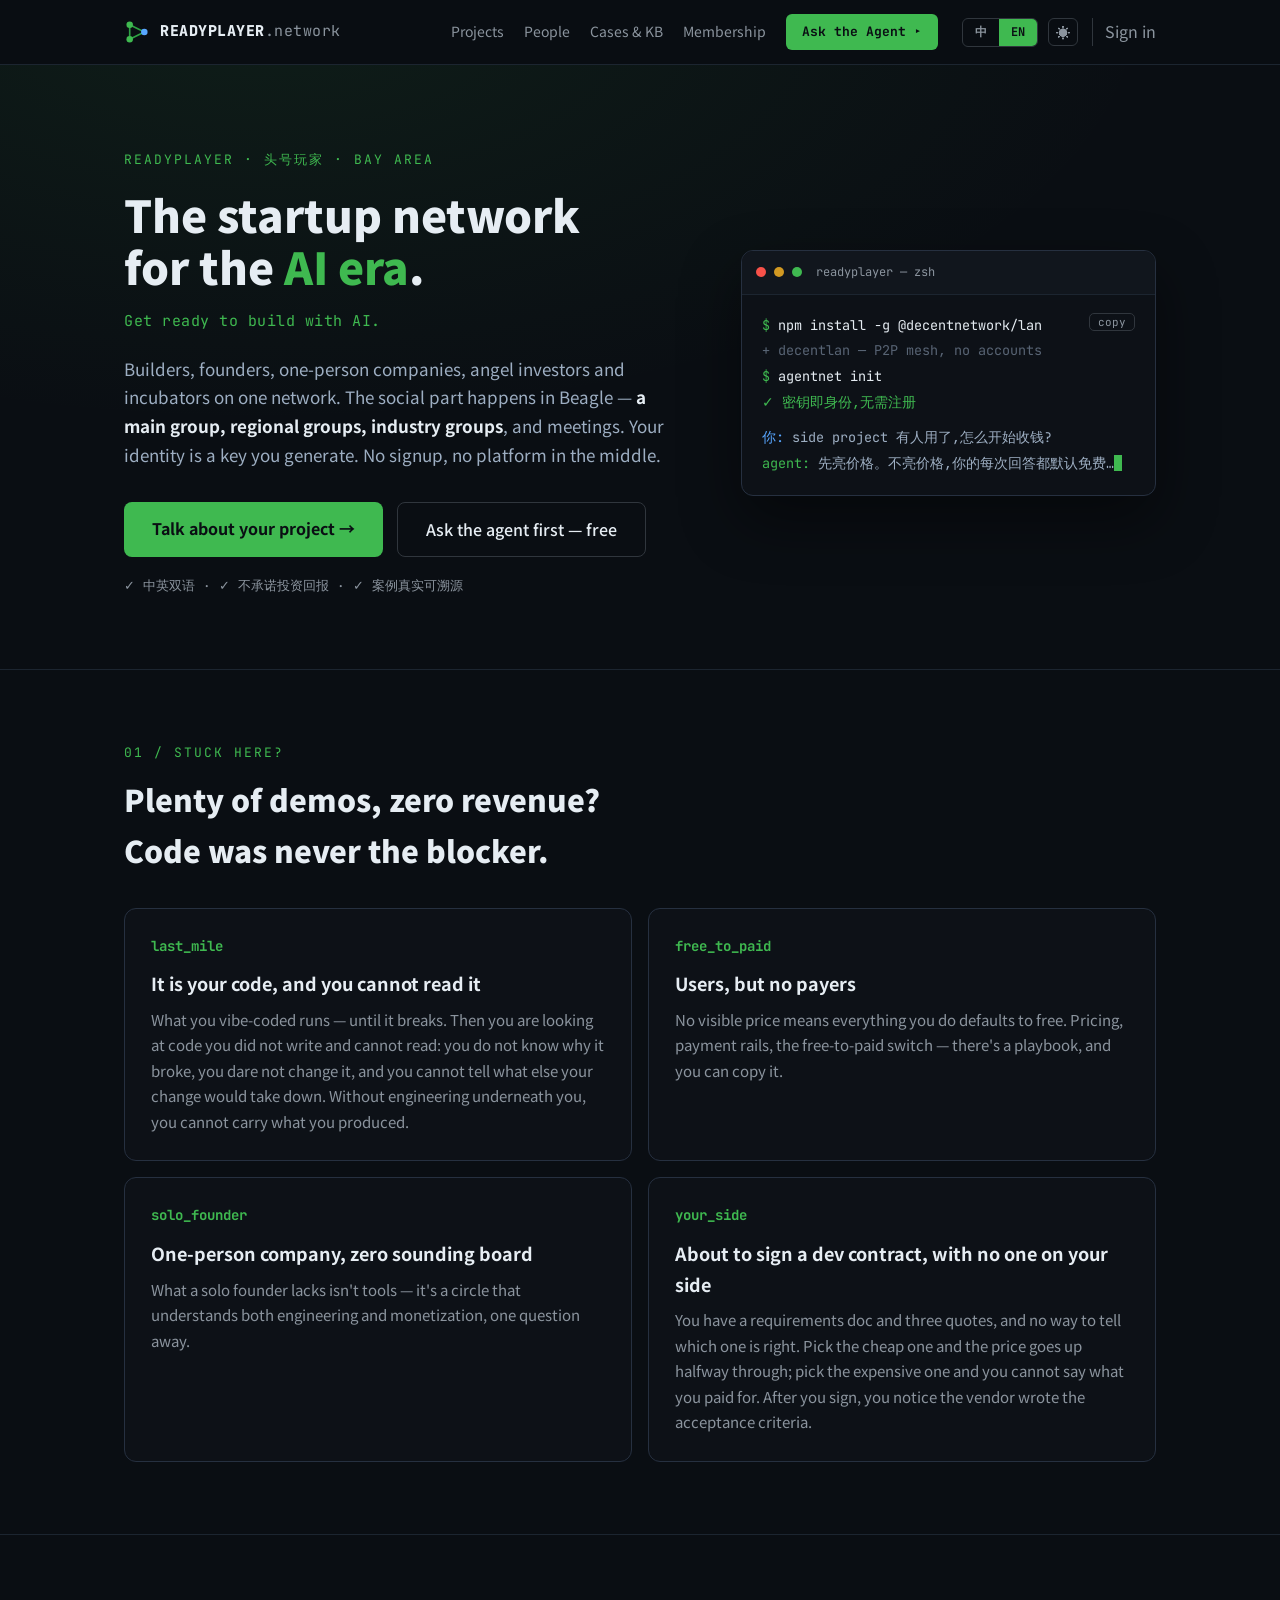
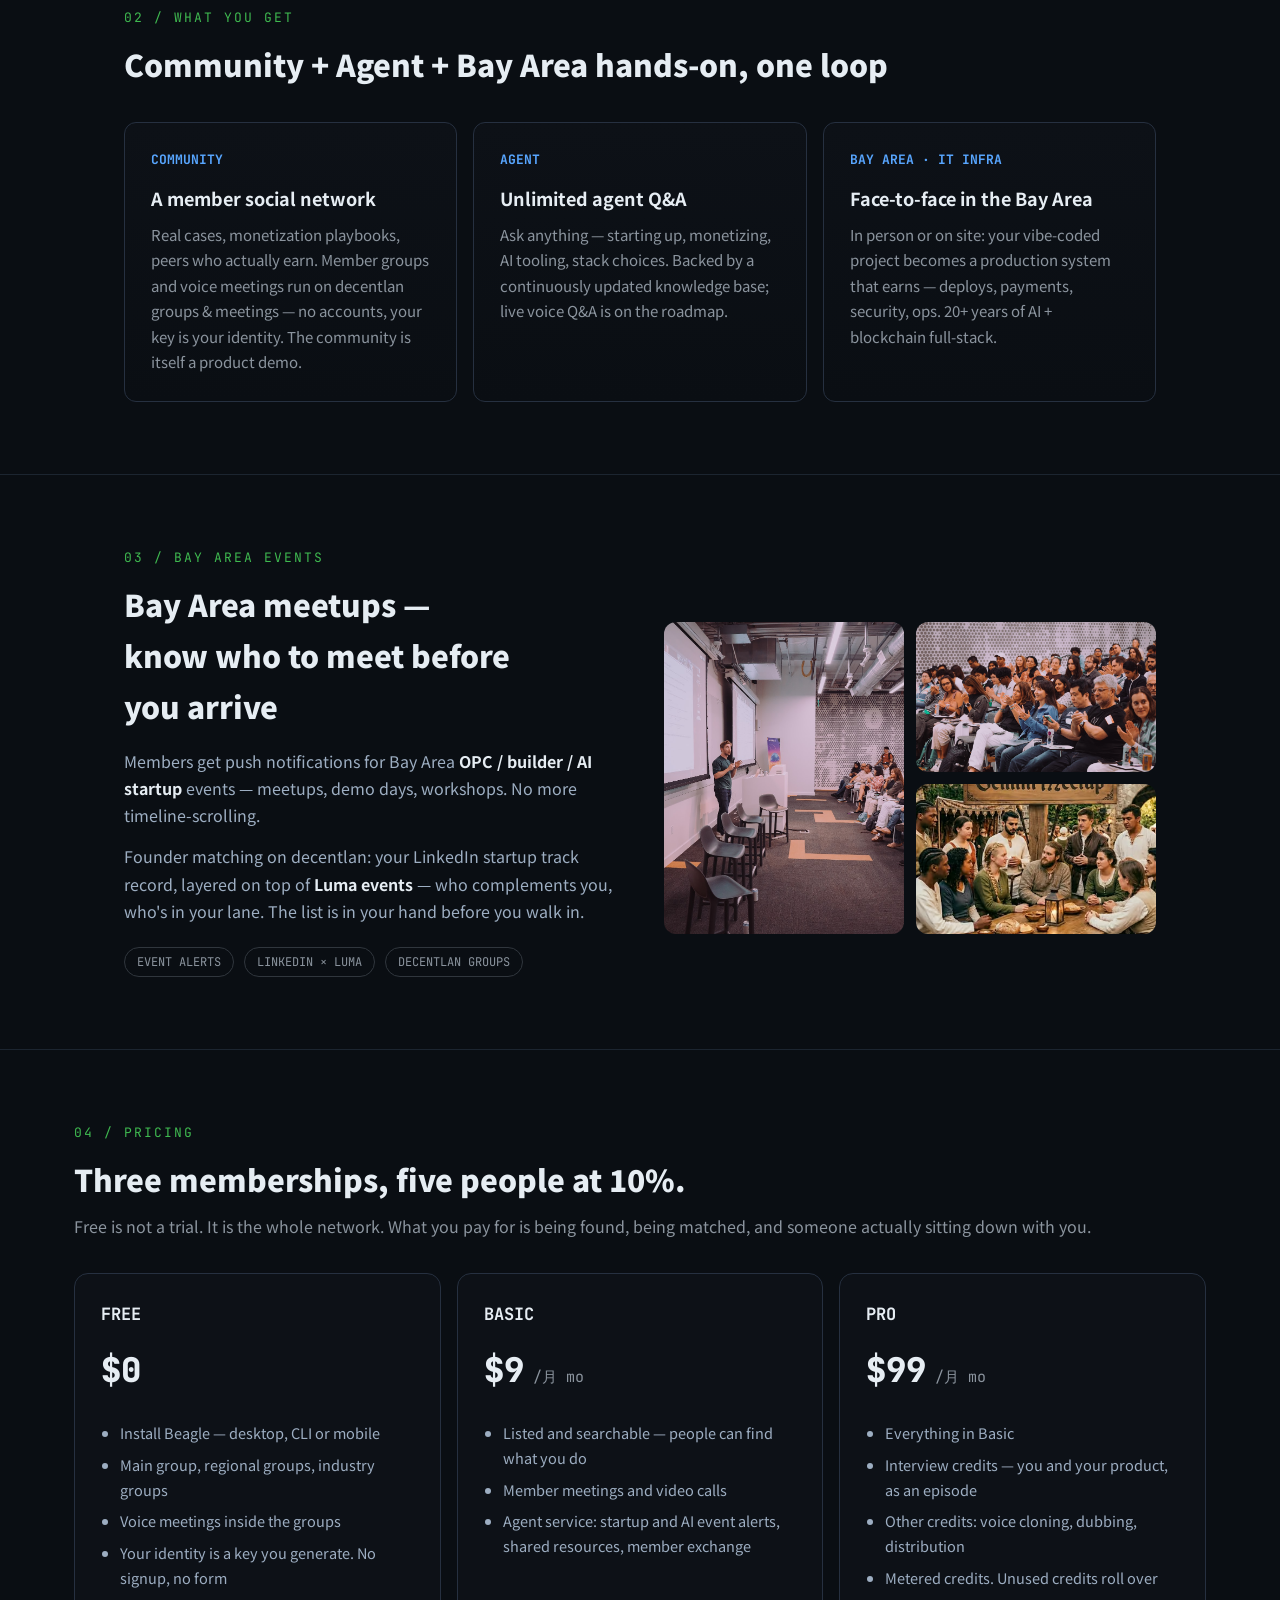
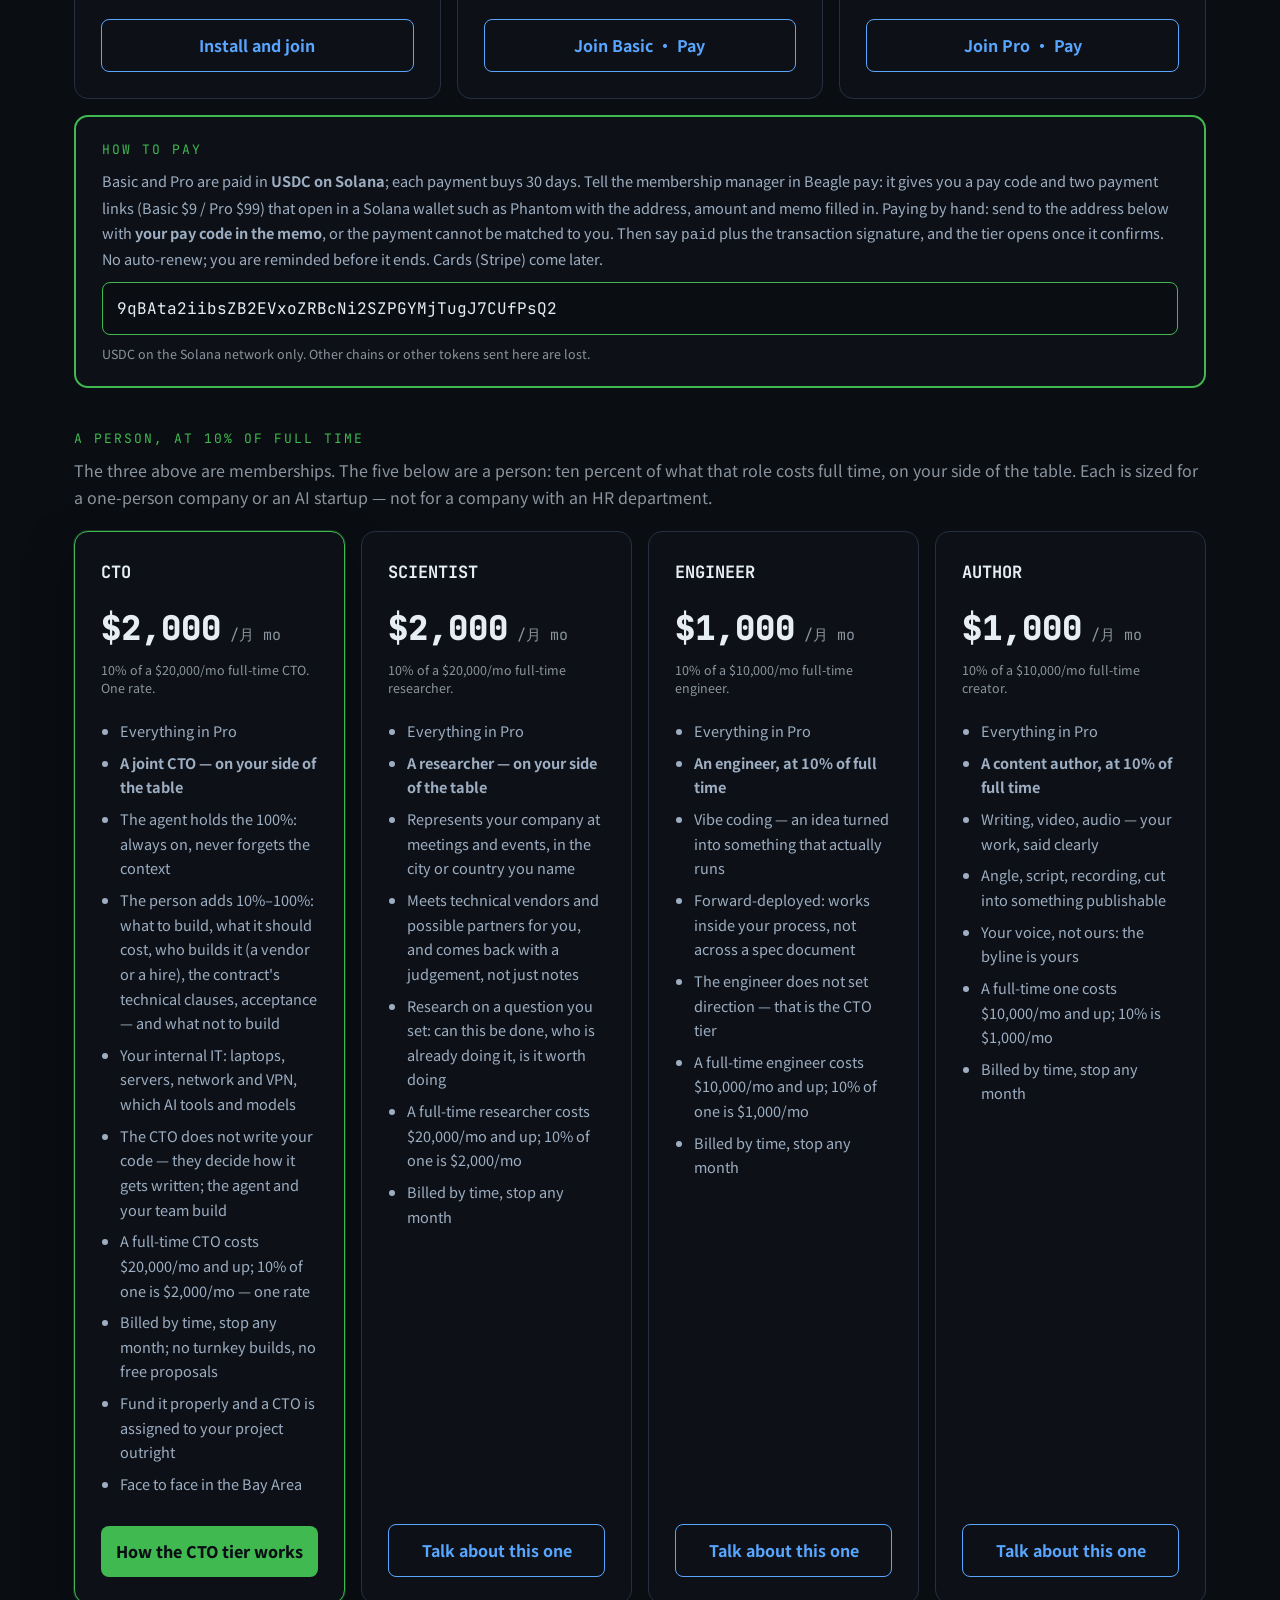
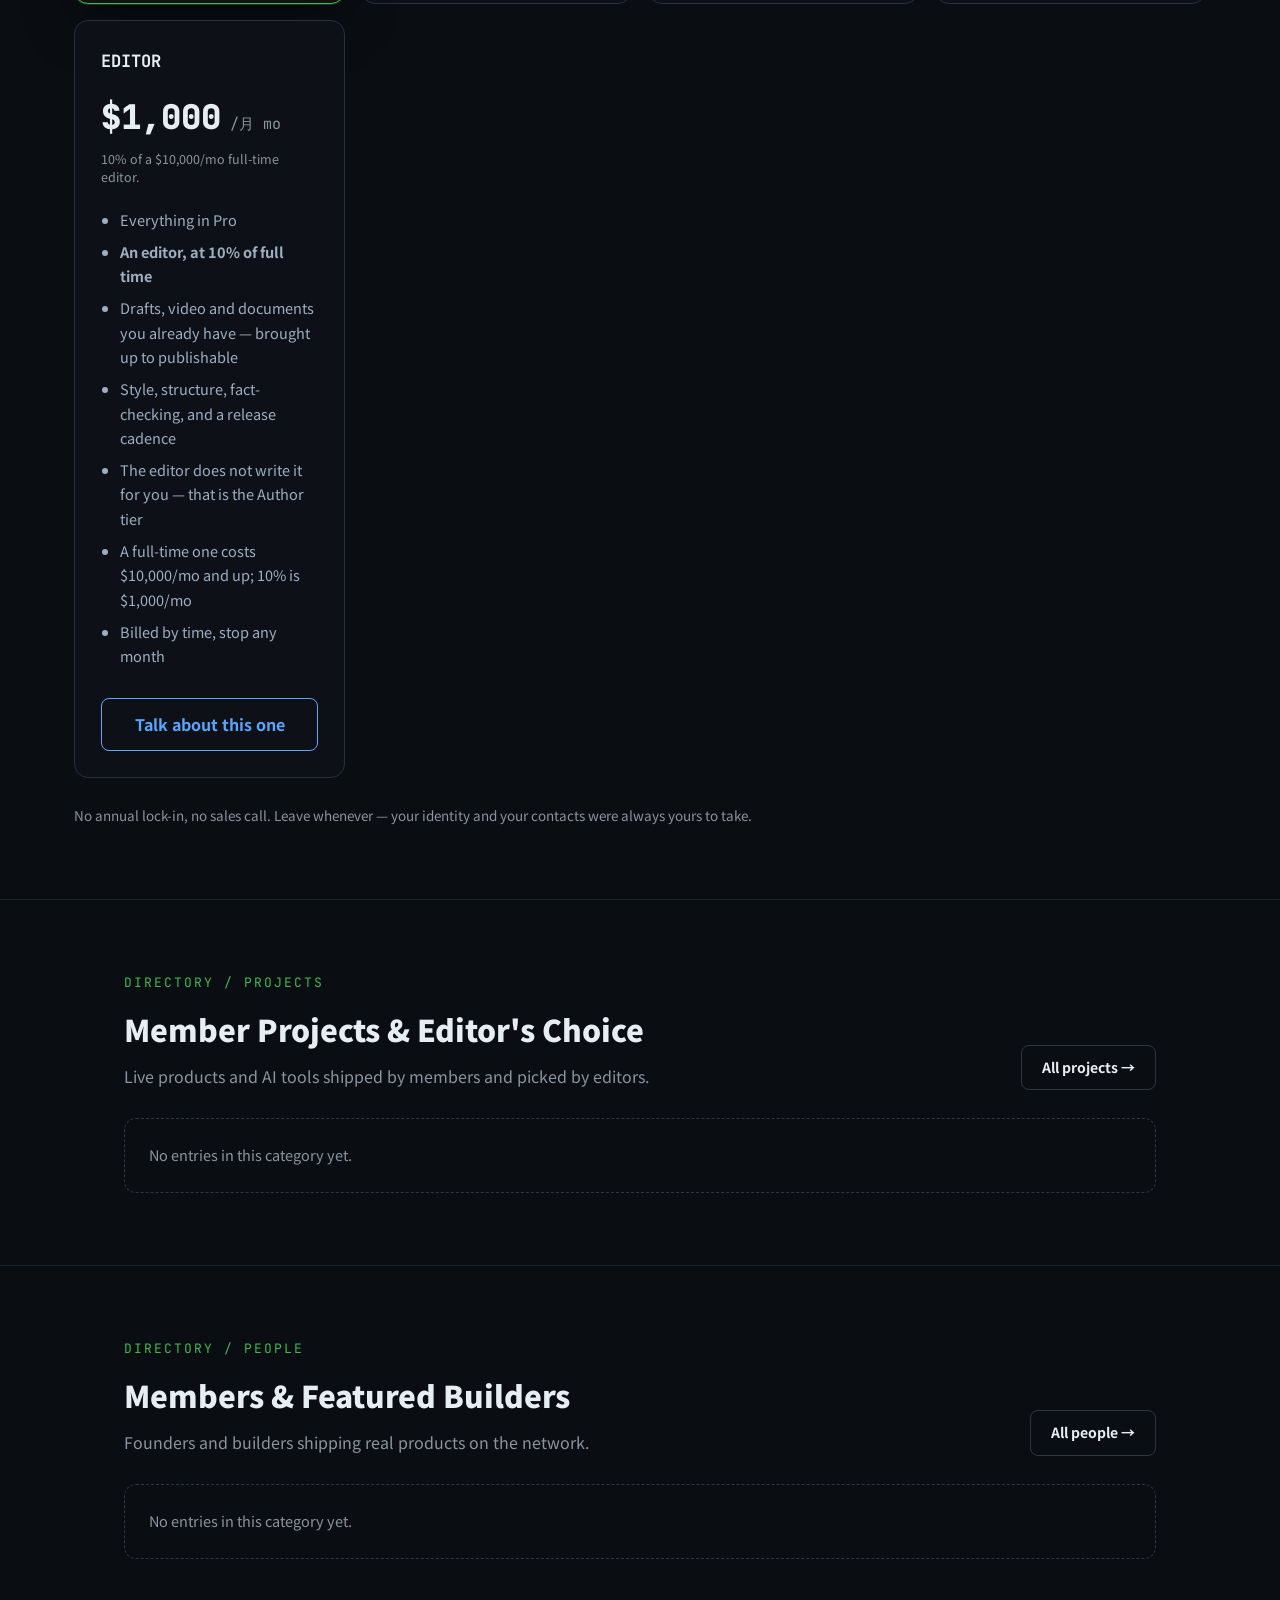
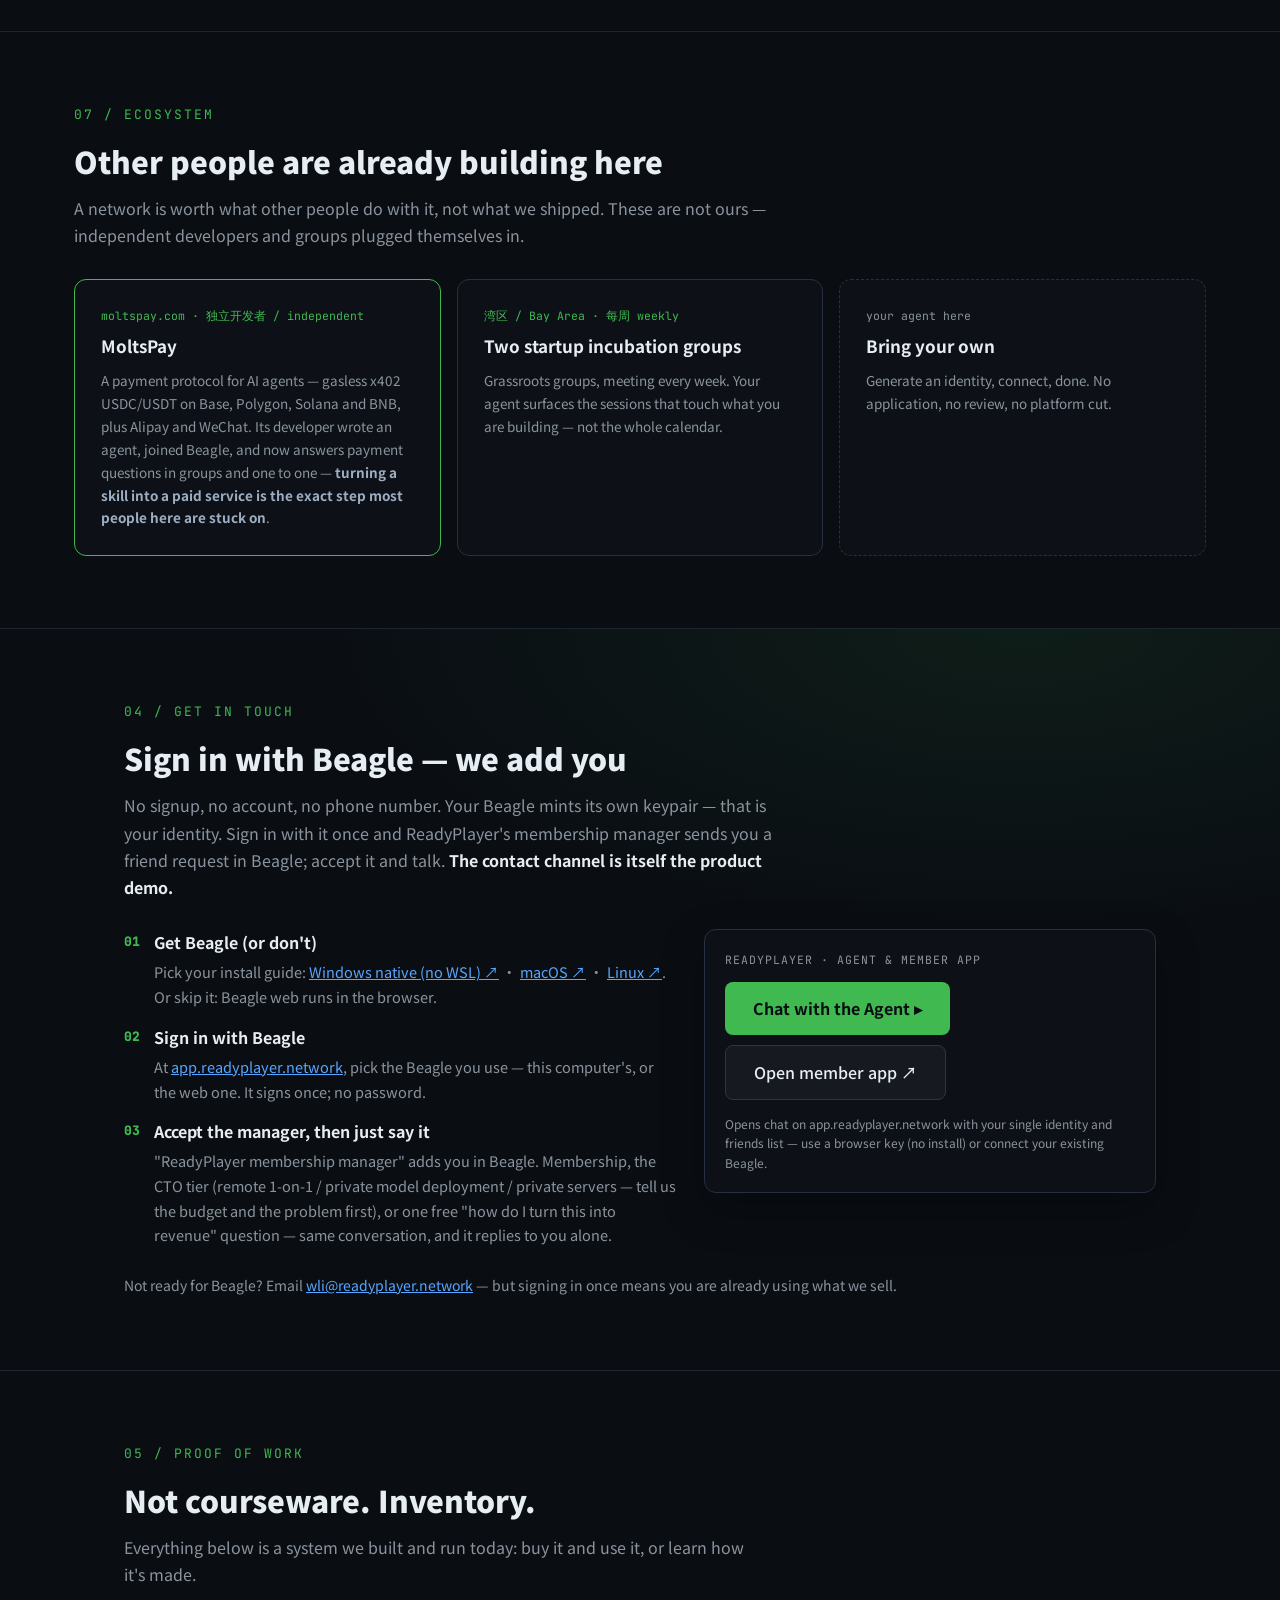
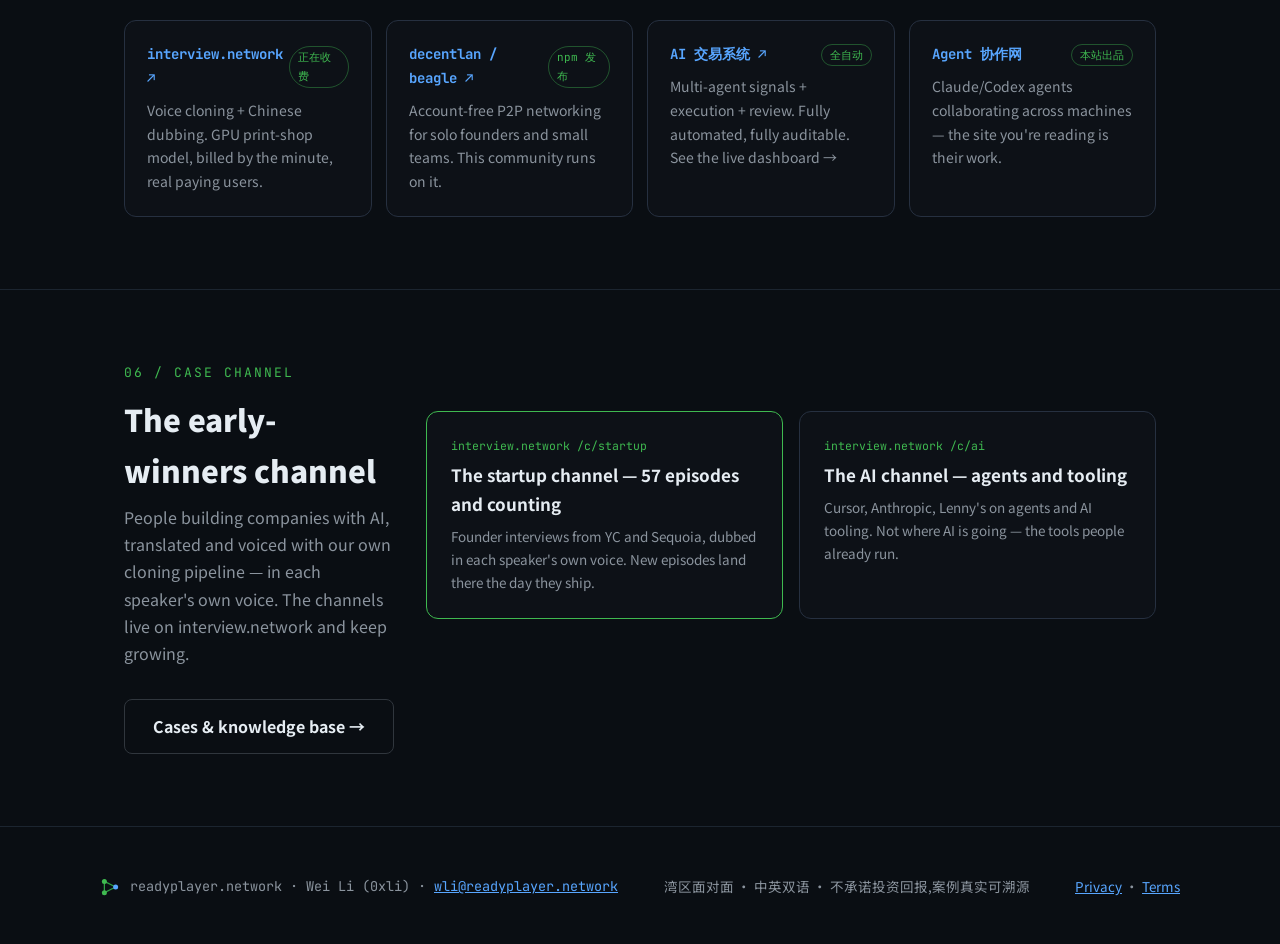
<file: index.html>
<!DOCTYPE html>
<html lang="zh" data-lang="zh" data-theme="dark">
<head>
<meta charset="utf-8">
<meta name="viewport" content="width=device-width, initial-scale=1">
<title>ReadyPlayer 头号玩家 — 用 AI 工具赚到钱 | Turn Vibe Coding into Revenue</title>
<meta name="description" content="用 Claude/Codex 等 AI 工具创业创收的社区与技术支持。社区 + Agent 问答 + 与项目深度融合的工程支持,把你 vibe coding 的结果变成能运行、能赚钱的系统。">
<link rel="icon" href="data:image/svg+xml,%3Csvg xmlns='http://www.w3.org/2000/svg' viewBox='0 0 64 64'%3E%3Cline x1='14' y1='14' x2='14' y2='50' stroke='%232ea043' stroke-width='4'/%3E%3Cline x1='14' y1='14' x2='50' y2='32' stroke='%232ea043' stroke-width='4'/%3E%3Cline x1='14' y1='50' x2='50' y2='32' stroke='%232ea043' stroke-width='4'/%3E%3Ccircle cx='14' cy='14' r='8' fill='%233fb950'/%3E%3Ccircle cx='14' cy='50' r='8' fill='%233fb950'/%3E%3Ccircle cx='50' cy='32' r='8' fill='%2358a6ff'/%3E%3C/svg%3E">
<link rel="preconnect" href="https://fonts.googleapis.com">
<link href="https://fonts.googleapis.com/css2?family=JetBrains+Mono:wght@400;500;700;800&family=Noto+Sans+SC:wght@400;500;700;900&display=swap" rel="stylesheet">
<link rel="stylesheet" href="assets/site.css?v=20261119">
<script src="assets/site.js?v=20261119"></script>
<script src="assets/beagle.js"></script>
<script src="assets/directory.js?v=20261118" defer></script>
</head>
<body>

<nav aria-label="Primary" style="position:sticky;top:0;z-index:50;background:var(--nav-bg);backdrop-filter:blur(12px);border-bottom:1px solid var(--line)">
  <div class="navbar-inner" style="max-width:1080px;margin:0 auto;padding:14px 24px;display:flex;align-items:center;gap:24px">
    <a href="#top" style="display:flex;align-items:center;gap:10px;text-decoration:none;color:var(--txt)">
      <svg width="26" height="26" viewBox="0 0 64 64" aria-hidden="true">
        <line x1="14" y1="14" x2="14" y2="50" stroke="var(--acc-line)" stroke-width="4"></line>
        <line x1="14" y1="14" x2="50" y2="32" stroke="var(--acc-line)" stroke-width="4"></line>
        <line x1="14" y1="50" x2="50" y2="32" stroke="var(--acc-line)" stroke-width="4"></line>
        <circle cx="14" cy="14" r="8" fill="var(--acc)"></circle>
        <circle cx="14" cy="50" r="8" fill="var(--acc)"></circle>
        <circle cx="50" cy="32" r="8" fill="var(--acc2)"></circle>
      </svg>
      <span style="font-family:'JetBrains Mono',monospace;font-weight:800;font-size:15px;letter-spacing:.5px">READYPLAYER<span style="color:var(--dim);font-weight:400">.network</span></span>
    </a>
    <div class="navbar-links" style="flex:1;display:flex;gap:20px;justify-content:flex-end;align-items:center;font-size:14px">
      <a href="projects.html" class="navlink"><span class="zh">项目</span><span class="en">Projects</span></a>
      <a href="people.html" class="navlink"><span class="zh">人物</span><span class="en">People</span></a>
      <a href="cases.html" class="navlink nav-sm-hide"><span class="zh">案例与知识库</span><span class="en">Cases &amp; KB</span></a>
      <a href="#pricing" class="navlink nav-sm-hide"><span class="zh">会员</span><span class="en">Membership</span></a>
      <a href="#contact" class="nav-cta"><span class="zh">问 Agent ▸</span><span class="en">Ask the Agent ▸</span></a>
    </div>
    <div class="navbar-controls" style="display:flex;align-items:center;gap:10px">
      <div style="display:flex;border:1px solid var(--line3);border-radius:6px;overflow:hidden;font-family:'JetBrains Mono',monospace;font-size:12px">
        <button class="langbtn zh-btn" onclick="rpSetLang('zh')">中</button>
        <button class="langbtn en-btn" onclick="rpSetLang('en')">EN</button>
      </div>
      <button class="themebtn" onclick="rpToggleTheme()" aria-label="theme"><span class="ic-dark">☀</span><span class="ic-light">☾</span></button>
      <a href="https://app.readyplayer.network/" class="navlink nav-me" id="rp-signin"><span class="zh">登录</span><span class="en">Sign in</span></a>
    </div>
  </div>
</nav>

<header id="top" style="border-bottom:1px solid var(--line);background:radial-gradient(ellipse 900px 420px at 20% -10%, var(--glow), transparent)">
  <div class="grid-hero" style="max-width:1080px;margin:0 auto;padding:84px 24px 72px">
    <div>
      <p style="margin:0 0 18px;font-family:'JetBrains Mono',monospace;font-size:13px;color:var(--acc);letter-spacing:2px">READYPLAYER · 头号玩家 · BAY AREA</p>
      <div class="zh">
        <h1 style="margin:0;font-size:46px;line-height:1.22;font-weight:900;letter-spacing:.5px;text-wrap:pretty">AI 时代的<br><span style="color:var(--acc)">创业社交网络</span>。</h1>
        <p style="margin:16px 0 0;font-family:'JetBrains Mono',monospace;font-size:15px;color:var(--acc);letter-spacing:.5px">Get ready to build with AI.</p>
        <p style="margin:20px 0 0;color:var(--body);font-size:17px;max-width:540px;text-wrap:pretty">做东西的人、创始人、OPC、天使投资人、孵化器,在同一张网络里。社交发生在 Beagle 的群和会议里——<b style="color:var(--txt)">总群、地区群、行业群</b>。身份是你自己生成的密钥,不注册、不填表,中间没有平台。</p>
      </div>
      <div class="en">
        <h1 style="margin:0;font-size:44px;line-height:1.18;font-weight:900;text-wrap:pretty">The startup network<br>for the <span style="color:var(--acc)">AI era</span>.</h1>
        <p style="margin:16px 0 0;font-family:'JetBrains Mono',monospace;font-size:15px;color:var(--acc);letter-spacing:.5px">Get ready to build with AI.</p>
        <p style="margin:20px 0 0;color:var(--body);font-size:17px;max-width:540px;text-wrap:pretty">Builders, founders, one-person companies, angel investors and incubators on one network. The social part happens in Beagle — <b style="color:var(--txt)">a main group, regional groups, industry groups</b>, and meetings. Your identity is a key you generate. No signup, no platform in the middle.</p>
      </div>
      <div style="display:flex;gap:14px;margin-top:32px;flex-wrap:wrap">
        <a href="#contact" class="btn-acc"><span class="zh">聊聊你的项目 →</span><span class="en">Talk about your project →</span></a>
        <a href="#contact" class="btn-ghost"><span class="zh">先免费问 Agent</span><span class="en">Ask the agent first — free</span></a>
      </div>
      <p style="margin:18px 0 0;font-family:'JetBrains Mono',monospace;font-size:12.5px;color:var(--dim)">✓ 中英双语 · ✓ 不承诺投资回报 · ✓ 案例真实可溯源</p>
    </div>
    <div style="background:#0d1117;border:1px solid #263040;border-radius:12px;overflow:hidden;box-shadow:0 24px 60px rgba(0,0,0,.45);font-family:'JetBrains Mono',monospace;font-size:13.5px;line-height:1.9">
      <div style="display:flex;align-items:center;gap:8px;padding:10px 14px;border-bottom:1px solid #1c2530;background:#11161d">
        <span style="width:10px;height:10px;border-radius:99px;background:#f85149;display:inline-block"></span>
        <span style="width:10px;height:10px;border-radius:99px;background:#d29922;display:inline-block"></span>
        <span style="width:10px;height:10px;border-radius:99px;background:#3fb950;display:inline-block"></span>
        <span style="color:#8b949e;font-size:12px;margin-left:6px">readyplayer — zsh</span>
      </div>
      <div style="padding:18px 20px;color:#9daec2">
        <div><span style="color:#3fb950">$</span> <span style="color:#e6edf3">npm install -g @decentnetwork/lan</span>
          <button class="term-copy" data-copy="npm install -g @decentnetwork/lan">copy</button>
        </div>
        <div style="color:#586474">+ decentlan — P2P mesh, no accounts</div>
        <div><span style="color:#3fb950">$</span> <span style="color:#e6edf3">agentnet init</span></div>
        <div style="color:#3fb950">✓ 密钥即身份,无需注册</div>
        <div style="margin-top:10px"><span style="color:#58a6ff">你:</span> side project 有人用了,怎么开始收钱?</div>
        <div><span style="color:#3fb950">agent:</span> 先亮价格。不亮价格,你的每次回答都默认免费…<span style="display:inline-block;width:8px;height:16px;background:#3fb950;vertical-align:-3px;animation:blink 1.1s step-end infinite"></span></div>
      </div>
    </div>
  </div>
</header>

<section id="stuck" style="border-bottom:1px solid var(--line)">
  <div style="max-width:1080px;margin:0 auto;padding:72px 24px">
    <p style="margin:0 0 10px;font-family:'JetBrains Mono',monospace;font-size:13px;color:var(--acc);letter-spacing:2px">01 / STUCK HERE?</p>
    <h2 class="zh" style="margin:0 0 32px;font-size:30px;font-weight:900;text-wrap:pretty">Demo 很多,收入为零?<br>卡住你的从来不是代码。</h2>
    <h2 class="en" style="margin:0 0 32px;font-size:30px;font-weight:900;text-wrap:pretty">Plenty of demos, zero revenue?<br>Code was never the blocker.</h2>
    <div style="display:grid;grid-template-columns:repeat(auto-fit,minmax(min(100%,420px),1fr));gap:16px">
      <div style="background:var(--panel);border:1px solid var(--line2);border-radius:12px;padding:26px">
        <p style="margin:0 0 10px;font-family:'JetBrains Mono',monospace;color:var(--acc);font-weight:700;font-size:14px">last_mile</p>
        <div class="zh"><h3 style="margin:0 0 8px;font-size:18px">代码是你的,但你读不懂它</h3><p style="margin:0;color:var(--dim);font-size:15px">vibe 出来的东西能跑——直到它坏。那天你面对的是一堆自己没写过、也读不懂的代码:不知道为什么坏、不敢改、不知道改了会不会连带崩掉别的。没有工程底子,扛不住自己 vibe 出来的结果。</p></div>
        <div class="en"><h3 style="margin:0 0 8px;font-size:18px">It is your code, and you cannot read it</h3><p style="margin:0;color:var(--dim);font-size:15px">What you vibe-coded runs — until it breaks. Then you are looking at code you did not write and cannot read: you do not know why it broke, you dare not change it, and you cannot tell what else your change would take down. Without engineering underneath you, you cannot carry what you produced.</p></div>
      </div>
      <div style="background:var(--panel);border:1px solid var(--line2);border-radius:12px;padding:26px">
        <p style="margin:0 0 10px;font-family:'JetBrains Mono',monospace;color:var(--acc);font-weight:700;font-size:14px">free_to_paid</p>
        <div class="zh"><h3 style="margin:0 0 8px;font-size:18px">有人用,没人付钱</h3><p style="margin:0;color:var(--dim);font-size:15px">不亮价格,你的每一次付出都默认免费。定价、收款通道、免费转付费的开关——这些都有章法,而且可以照抄。</p></div>
        <div class="en"><h3 style="margin:0 0 8px;font-size:18px">Users, but no payers</h3><p style="margin:0;color:var(--dim);font-size:15px">No visible price means everything you do defaults to free. Pricing, payment rails, the free-to-paid switch — there's a playbook, and you can copy it.</p></div>
      </div>
      <div style="background:var(--panel);border:1px solid var(--line2);border-radius:12px;padding:26px">
        <p style="margin:0 0 10px;font-family:'JetBrains Mono',monospace;color:var(--acc);font-weight:700;font-size:14px">solo_founder</p>
        <div class="zh"><h3 style="margin:0 0 8px;font-size:18px">一个人,没人商量</h3><p style="margin:0;color:var(--dim);font-size:15px">做东西的人最缺的不是工具,是一个既懂技术又懂变现、随时能开口问的圈子。</p></div>
        <div class="en"><h3 style="margin:0 0 8px;font-size:18px">One-person company, zero sounding board</h3><p style="margin:0;color:var(--dim);font-size:15px">What a solo founder lacks isn't tools — it's a circle that understands both engineering and monetization, one question away.</p></div>
      </div>
      <div style="background:var(--panel);border:1px solid var(--line2);border-radius:12px;padding:26px">
        <p style="margin:0 0 10px;font-family:'JetBrains Mono',monospace;color:var(--acc);font-weight:700;font-size:14px">your_side</p>
        <div class="zh"><h3 style="margin:0 0 8px;font-size:18px">要签开发合同了,没人替你看</h3><p style="margin:0;color:var(--dim);font-size:15px">你手里有一份需求文档、三家报价,看不出哪个对。选便宜的,做到一半加钱;选贵的,说不清贵在哪。签完字才发现:验收标准是乙方写的。</p></div>
        <div class="en"><h3 style="margin:0 0 8px;font-size:18px">About to sign a dev contract, with no one on your side</h3><p style="margin:0;color:var(--dim);font-size:15px">You have a requirements doc and three quotes, and no way to tell which one is right. Pick the cheap one and the price goes up halfway through; pick the expensive one and you cannot say what you paid for. After you sign, you notice the vendor wrote the acceptance criteria.</p></div>
      </div>
    </div>
  </div>
</section>

<section id="product" style="border-bottom:1px solid var(--line)">
  <div style="max-width:1080px;margin:0 auto;padding:72px 24px">
    <p style="margin:0 0 10px;font-family:'JetBrains Mono',monospace;font-size:13px;color:var(--acc);letter-spacing:2px">02 / WHAT YOU GET</p>
    <h2 class="zh" style="margin:0 0 32px;font-size:30px;font-weight:900">社区 + Agent + 湾区线下,一套打通</h2>
    <h2 class="en" style="margin:0 0 32px;font-size:30px;font-weight:900">Community + Agent + Bay Area hands-on, one loop</h2>
    <div style="display:grid;grid-template-columns:repeat(auto-fit,minmax(280px,1fr));gap:16px">
      <div style="border:1px solid var(--line2);border-radius:12px;padding:26px;background:linear-gradient(180deg,var(--panel),var(--bg))">
        <p style="margin:0 0 12px;font-family:'JetBrains Mono',monospace;color:var(--acc2);font-size:13px;font-weight:700">COMMUNITY</p>
        <div class="zh"><h3 style="margin:0 0 8px;font-size:18px">同行者社交网络</h3><p style="margin:0;color:var(--dim);font-size:15px">真实案例、变现经验、正在赚钱的同行者。会员社交网络群与语音会议基于 decentlan 的群和会议支持,无账号、密钥即身份——社区本身就是产品演示。</p></div>
        <div class="en"><h3 style="margin:0 0 8px;font-size:18px">A member social network</h3><p style="margin:0;color:var(--dim);font-size:15px">Real cases, monetization playbooks, peers who actually earn. Member groups and voice meetings run on decentlan groups &amp; meetings — no accounts, your key is your identity. The community is itself a product demo.</p></div>
      </div>
      <div style="border:1px solid var(--line2);border-radius:12px;padding:26px;background:linear-gradient(180deg,var(--panel),var(--bg))">
        <p style="margin:0 0 12px;font-family:'JetBrains Mono',monospace;color:var(--acc2);font-size:13px;font-weight:700">AGENT</p>
        <div class="zh"><h3 style="margin:0 0 8px;font-size:18px">不限量 Agent 问答</h3><p style="margin:0;color:var(--dim);font-size:15px">创业、变现、AI 工具、技术选型,随时问。背后是持续更新的知识库;实时语音问答已在路线图上。</p></div>
        <div class="en"><h3 style="margin:0 0 8px;font-size:18px">Unlimited agent Q&amp;A</h3><p style="margin:0;color:var(--dim);font-size:15px">Ask anything — starting up, monetizing, AI tooling, stack choices. Backed by a continuously updated knowledge base; live voice Q&amp;A is on the roadmap.</p></div>
      </div>
      <div style="border:1px solid var(--line2);border-radius:12px;padding:26px;background:linear-gradient(180deg,var(--panel),var(--bg))">
        <p style="margin:0 0 12px;font-family:'JetBrains Mono',monospace;color:var(--acc2);font-size:13px;font-weight:700">BAY AREA · IT INFRA</p>
        <div class="zh"><h3 style="margin:0 0 8px;font-size:18px">湾区面对面陪跑</h3><p style="margin:0;color:var(--dim);font-size:15px">面对面/上门,把你的 vibe coding 变成能运行、能收钱的生产系统:部署、支付、安全、运维,AI+区块链全栈 20+ 年。</p></div>
        <div class="en"><h3 style="margin:0 0 8px;font-size:18px">Face-to-face in the Bay Area</h3><p style="margin:0;color:var(--dim);font-size:15px">In person or on site: your vibe-coded project becomes a production system that earns — deploys, payments, security, ops. 20+ years of AI + blockchain full-stack.</p></div>
      </div>
    </div>
  </div>
</section>

<section id="events" style="border-bottom:1px solid var(--line)">
  <div style="max-width:1080px;margin:0 auto;padding:72px 24px">
    <p style="margin:0 0 10px;font-family:'JetBrains Mono',monospace;font-size:13px;color:var(--acc);letter-spacing:2px">03 / BAY AREA EVENTS</p>
    <div class="grid-events">
      <div style="min-width:0">
        <div class="zh">
          <h2 style="margin:0 0 16px;font-size:30px;font-weight:900;text-wrap:pretty">湾区线下活动,<br>到场之前就知道该认识谁</h2>
          <p style="margin:0 0 14px;color:var(--body);font-size:16px;text-wrap:pretty">会员自动收到湾区 <b style="color:var(--txt)">OPC / builder / AI 创业</b>主题线下活动的通知推送——聚会、demo day、工作坊,不再靠刷时间线。</p>
          <p style="margin:0;color:var(--body);font-size:16px;text-wrap:pretty">基于 decentlan 的创业者撮合:结合你 LinkedIn 上的创业经历,在 <b style="color:var(--txt)">Luma 活动</b>之上做匹配——谁和你互补、谁在做同赛道,进场前名单已经在手上。</p>
        </div>
        <div class="en">
          <h2 style="margin:0 0 16px;font-size:30px;font-weight:900;text-wrap:pretty">Bay Area meetups —<br>know who to meet before you arrive</h2>
          <p style="margin:0 0 14px;color:var(--body);font-size:16px;text-wrap:pretty">Members get push notifications for Bay Area <b style="color:var(--txt)">OPC / builder / AI startup</b> events — meetups, demo days, workshops. No more timeline-scrolling.</p>
          <p style="margin:0;color:var(--body);font-size:16px;text-wrap:pretty">Founder matching on decentlan: your LinkedIn startup track record, layered on top of <b style="color:var(--txt)">Luma events</b> — who complements you, who's in your lane. The list is in your hand before you walk in.</p>
        </div>
        <div style="display:flex;gap:10px;margin-top:22px;flex-wrap:wrap;font-family:'JetBrains Mono',monospace;font-size:12px">
          <span style="border:1px solid var(--line3);border-radius:99px;padding:4px 12px;color:var(--dim)">EVENT ALERTS</span>
          <span style="border:1px solid var(--line3);border-radius:99px;padding:4px 12px;color:var(--dim)">LINKEDIN × LUMA</span>
          <span style="border:1px solid var(--line3);border-radius:99px;padding:4px 12px;color:var(--dim)">DECENTLAN GROUPS</span>
        </div>
      </div>
      <div style="display:grid;grid-template-columns:1fr 1fr;grid-template-rows:150px 150px;gap:12px">
        <div style="grid-row:1/3"><img src="assets/meetup-1.jpg" alt="Bay Area AI meetup talk" loading="lazy" style="width:100%;height:100%;object-fit:cover;border-radius:12px;display:block"></div>
        <img src="assets/meetup-2.jpg" alt="Bay Area AI meetup audience" loading="lazy" style="width:100%;height:100%;object-fit:cover;border-radius:12px;display:block">
        <img src="assets/meetup-3.avif" alt="community" loading="lazy" style="width:100%;height:100%;object-fit:cover;border-radius:12px;display:block">
      </div>
    </div>
  </div>
</section>

<section id="pricing" style="border-bottom:1px solid var(--line)">
  <div style="max-width:1180px;margin:0 auto;padding:72px 24px">
    <p style="margin:0 0 10px;font-family:'JetBrains Mono',monospace;font-size:13px;color:var(--acc);letter-spacing:2px">04 / PRICING</p>
    <h2 class="zh" style="margin:0 0 8px;font-size:30px;font-weight:900">三档会员,五个 10% 的人</h2>
    <h2 class="en" style="margin:0 0 8px;font-size:30px;font-weight:900">Three memberships, five people at 10%.</h2>
    <p class="zh" style="margin:0 0 32px;color:var(--dim)">免费档不是试用版——它是完整的网络。付费买的是被看见、被撮合,以及有人真的坐下来陪你做。</p>
    <p class="en" style="margin:0 0 32px;color:var(--dim)">Free is not a trial. It is the whole network. What you pay for is being found, being matched, and someone actually sitting down with you.</p>
    <div style="display:grid;grid-template-columns:repeat(auto-fit,minmax(258px,1fr));gap:16px;align-items:stretch">
      <div style="background:var(--panel);border:1px solid var(--line2);border-radius:14px;padding:26px;display:flex;flex-direction:column">
        <h3 style="margin:0;font-size:17px;font-family:'JetBrains Mono',monospace">FREE</h3>
        <div style="font-family:'JetBrains Mono',monospace;font-size:34px;color:var(--txt);font-weight:800;margin:12px 0 2px">$0</div>
        <ul style="padding-left:19px;color:var(--body);margin:14px 0 0;font-size:14.5px;flex:1">
          <div class="zh"><li style="margin:7px 0">装上 Beagle(桌面 / 命令行 / 手机)就进来了</li><li style="margin:7px 0">总群、地区群、行业群,想进哪个进哪个</li><li style="margin:7px 0">群内语音会议</li><li style="margin:7px 0">身份是你自己生成的密钥,不注册、不填表</li></div>
          <div class="en"><li style="margin:7px 0">Install Beagle — desktop, CLI or mobile</li><li style="margin:7px 0">Main group, regional groups, industry groups</li><li style="margin:7px 0">Voice meetings inside the groups</li><li style="margin:7px 0">Your identity is a key you generate. No signup, no form</li></div>
        </ul>
        <a href="#contact" class="btn-outline-blue"><span class="zh">装上就进来</span><span class="en">Install and join</span></a>
      </div>
      <div style="background:var(--panel);border:1px solid var(--line2);border-radius:14px;padding:26px;display:flex;flex-direction:column">
        <h3 style="margin:0;font-size:17px;font-family:'JetBrains Mono',monospace">BASIC</h3>
        <div style="font-family:'JetBrains Mono',monospace;font-size:34px;color:var(--txt);font-weight:800;margin:12px 0 2px">$9<span style="color:var(--dim);font-size:15px;font-weight:400"> /月 mo</span></div>
        <ul style="padding-left:19px;color:var(--body);margin:14px 0 0;font-size:14.5px;flex:1">
          <div class="zh"><li style="margin:7px 0">名录里有你,可被检索——别人找得到你做什么</li><li style="margin:7px 0">会员会议与视频会议</li><li style="margin:7px 0">Agent 服务:创业与 AI 活动通知、资源分享、会员交流</li></div>
          <div class="en"><li style="margin:7px 0">Listed and searchable — people can find what you do</li><li style="margin:7px 0">Member meetings and video calls</li><li style="margin:7px 0">Agent service: startup and AI event alerts, shared resources, member exchange</li></div>
        </ul>
        <a href="#pay" class="btn-outline-blue"><span class="zh">加入 Basic · 付款</span><span class="en">Join Basic · Pay</span></a>
      </div>
      <div style="background:var(--panel);border:1px solid var(--line2);border-radius:14px;padding:26px;display:flex;flex-direction:column">
        <h3 style="margin:0;font-size:17px;font-family:'JetBrains Mono',monospace">PRO</h3>
        <div style="font-family:'JetBrains Mono',monospace;font-size:34px;color:var(--txt);font-weight:800;margin:12px 0 2px">$99<span style="color:var(--dim);font-size:15px;font-weight:400"> /月 mo</span></div>
        <ul style="padding-left:19px;color:var(--body);margin:14px 0 0;font-size:14.5px;flex:1">
          <div class="zh"><li style="margin:7px 0">Basic 全部</li><li style="margin:7px 0">访谈额度:把你和你的产品做成一期内容</li><li style="margin:7px 0">其他额度:换声、配音、内容分发</li><li style="margin:7px 0">额度按用量计,用不完不清零</li></div>
          <div class="en"><li style="margin:7px 0">Everything in Basic</li><li style="margin:7px 0">Interview credits — you and your product, as an episode</li><li style="margin:7px 0">Other credits: voice cloning, dubbing, distribution</li><li style="margin:7px 0">Metered credits. Unused credits roll over</li></div>
        </ul>
        <a href="#pay" class="btn-outline-blue"><span class="zh">加入 Pro · 付款</span><span class="en">Join Pro · Pay</span></a>
      </div>
    </div>

    <div id="pay" style="margin:16px 0 0;background:var(--panel);border:2px solid var(--acc);border-radius:14px;padding:22px 26px">
      <p style="margin:0 0 8px;font-family:'JetBrains Mono',monospace;font-size:13px;color:var(--acc);letter-spacing:2px"><span class="zh">怎么付</span><span class="en">HOW TO PAY</span></p>
      <p class="zh" style="margin:0 0 10px;color:var(--body);font-size:14.5px">Basic 和 Pro 用 <b>Solana 上的 USDC</b> 付,每笔买 30 天。在 Beagle 里对会员经理说 <code>pay</code>:它给你一个付款码和两条付款链接(Basic $9 / Pro $99),用 Phantom 等 Solana 钱包打开,地址、金额、memo 都已填好。手动转的话,转到下面的地址,<b>memo 必须填付款码</b>,否则认不到你头上。转完说 <code>paid</code> 加上交易签名,到账即开通。不自动续费,到期前会提醒你。银行卡(Stripe)稍后开通。</p>
      <p class="en" style="margin:0 0 10px;color:var(--body);font-size:14.5px">Basic and Pro are paid in <b>USDC on Solana</b>; each payment buys 30 days. Tell the membership manager in Beagle <code>pay</code>: it gives you a pay code and two payment links (Basic $9 / Pro $99) that open in a Solana wallet such as Phantom with the address, amount and memo filled in. Paying by hand: send to the address below with <b>your pay code in the memo</b>, or the payment cannot be matched to you. Then say <code>paid</code> plus the transaction signature, and the tier opens once it confirms. No auto-renew; you are reminded before it ends. Cards (Stripe) come later.</p>
      <div style="font-family:'JetBrains Mono',monospace;font-size:16px;color:var(--txt);background:var(--bg);border:1px solid var(--acc);border-radius:8px;padding:12px 14px;word-break:break-all;user-select:all">9qBAta2iibsZB2EVxoZRBcNi2SZPGYMjTugJ7CUfPsQ2</div>
      <p style="margin:8px 0 0;color:var(--dim);font-size:12.5px"><span class="zh">只收 Solana 网络的 USDC。其他链、其他币转到这个地址会丢失。</span><span class="en">USDC on the Solana network only. Other chains or other tokens sent here are lost.</span></p>
    </div>

    <p class="zh" style="margin:40px 0 6px;font-family:'JetBrains Mono',monospace;font-size:13px;color:var(--acc);letter-spacing:2px">一个人,10% 的投入</p>
    <p class="en" style="margin:40px 0 6px;font-family:'JetBrains Mono',monospace;font-size:13px;color:var(--acc);letter-spacing:2px">A PERSON, AT 10% OF FULL TIME</p>
    <p class="zh" style="margin:0 0 20px;color:var(--dim)">上面三档是会员。下面五档是一个人:按这个岗位全职的市价,算 10% 的投入,站在你这一边。每一档都是照一个人的公司、或者一个 AI 初创的样子定的——不是给有 HR 的公司准备的。</p>
    <p class="en" style="margin:0 0 20px;color:var(--dim)">The three above are memberships. The five below are a person: ten percent of what that role costs full time, on your side of the table. Each is sized for a one-person company or an AI startup — not for a company with an HR department.</p>

    <div style="display:grid;grid-template-columns:repeat(auto-fit,minmax(258px,1fr));gap:16px;align-items:stretch">
      <div style="background:var(--panel);border:1px solid var(--acc);border-radius:14px;padding:26px;display:flex;flex-direction:column;box-shadow:0 0 0 1px var(--acc-ring), 0 20px 50px var(--shadow)">
        <h3 style="margin:0;font-size:17px;font-family:'JetBrains Mono',monospace">CTO</h3>
        <div style="font-family:'JetBrains Mono',monospace;font-size:34px;color:var(--txt);font-weight:800;margin:12px 0 2px">$2,000<span style="color:var(--dim);font-size:15px;font-weight:400"> /月 mo</span></div><div style="color:var(--dim);font-size:12.5px;line-height:1.5;margin:2px 0 0"><span class="zh">全职 CTO 市价 $20,000/月 的 10%。没有入门价。</span><span class="en">10% of a $20,000/mo full-time CTO. One rate.</span></div>
        <ul style="padding-left:19px;color:var(--body);margin:14px 0 0;font-size:14.5px;flex:1">
          <div class="zh"><li style="margin:7px 0">Pro 全部</li><li style="margin:7px 0"><b>联席 CTO:你这一边的技术</b></li><li style="margin:7px 0">Agent 保证 100%:常驻、不下班、记得住全部上下文</li><li style="margin:7px 0">真人叠 10%–100%:需求怎么写、该花多少钱、找谁做(外包还是招人)、合同技术条款、验收,以及什么不该做</li><li style="margin:7px 0">内部 IT 与信息系统:电脑、服务器、网络与 VPN、AI 工具与模型怎么选</li><li style="margin:7px 0">CTO 不替你写代码,只决定怎么写——活由 agent 和你的团队干</li><li style="margin:7px 0">全职 CTO 市价至少 $20,000/月;10% 投入 $2,000/月,一个价</li><li style="margin:7px 0">按投入时间计费,随时停;不做总包,不免费出方案</li><li style="margin:7px 0">预算到位可派专属 CTO 负责专项</li><li style="margin:7px 0">湾区可面对面</li></div>
          <div class="en"><li style="margin:7px 0">Everything in Pro</li><li style="margin:7px 0"><b>A joint CTO — on your side of the table</b></li><li style="margin:7px 0">The agent holds the 100%: always on, never forgets the context</li><li style="margin:7px 0">The person adds 10%–100%: what to build, what it should cost, who builds it (a vendor or a hire), the contract's technical clauses, acceptance — and what not to build</li><li style="margin:7px 0">Your internal IT: laptops, servers, network and VPN, which AI tools and models</li><li style="margin:7px 0">The CTO does not write your code — they decide how it gets written; the agent and your team build</li><li style="margin:7px 0">A full-time CTO costs $20,000/mo and up; 10% of one is $2,000/mo — one rate</li><li style="margin:7px 0">Billed by time, stop any month; no turnkey builds, no free proposals</li><li style="margin:7px 0">Fund it properly and a CTO is assigned to your project outright</li><li style="margin:7px 0">Face to face in the Bay Area</li></div>
        </ul>
        <a href="#cto" class="btn-fill-acc" data-open-cto><span class="zh">CTO 档详解</span><span class="en">How the CTO tier works</span></a>
      </div>
      <div style="background:var(--panel);border:1px solid var(--line2);border-radius:14px;padding:26px;display:flex;flex-direction:column">
        <h3 style="margin:0;font-size:17px;font-family:'JetBrains Mono',monospace">SCIENTIST</h3>
        <div style="font-family:'JetBrains Mono',monospace;font-size:34px;color:var(--txt);font-weight:800;margin:12px 0 2px">$2,000<span style="color:var(--dim);font-size:15px;font-weight:400"> /月 mo</span></div><div style="color:var(--dim);font-size:12.5px;line-height:1.5;margin:2px 0 0"><span class="zh">全职研究员市价 $20,000/月 的 10%。</span><span class="en">10% of a $20,000/mo full-time researcher.</span></div>
        <ul style="padding-left:19px;color:var(--body);margin:14px 0 0;font-size:14.5px;flex:1">
          <div class="zh"><li style="margin:7px 0">Pro 全部</li><li style="margin:7px 0"><b>一个研究员 / 科学家,站在你这一边</b></li><li style="margin:7px 0">代表公司出席会议和活动——你指定的城市或国家</li><li style="margin:7px 0">替你见技术供应商和可能的伙伴,回来给判断,不只是记录</li><li style="margin:7px 0">指定方向的调研:这件事能不能做、谁已经在做、值不值得做</li><li style="margin:7px 0">全职研究员市价至少 $20,000/月;10% 投入 $2,000/月</li><li style="margin:7px 0">按投入时间计费,随时停</li></div>
          <div class="en"><li style="margin:7px 0">Everything in Pro</li><li style="margin:7px 0"><b>A researcher — on your side of the table</b></li><li style="margin:7px 0">Represents your company at meetings and events, in the city or country you name</li><li style="margin:7px 0">Meets technical vendors and possible partners for you, and comes back with a judgement, not just notes</li><li style="margin:7px 0">Research on a question you set: can this be done, who is already doing it, is it worth doing</li><li style="margin:7px 0">A full-time researcher costs $20,000/mo and up; 10% of one is $2,000/mo</li><li style="margin:7px 0">Billed by time, stop any month</li></div>
        </ul>
        <a href="#contact" class="btn-outline-blue"><span class="zh">聊聊这一档</span><span class="en">Talk about this one</span></a>
      </div>
      <div style="background:var(--panel);border:1px solid var(--line2);border-radius:14px;padding:26px;display:flex;flex-direction:column">
        <h3 style="margin:0;font-size:17px;font-family:'JetBrains Mono',monospace">ENGINEER</h3>
        <div style="font-family:'JetBrains Mono',monospace;font-size:34px;color:var(--txt);font-weight:800;margin:12px 0 2px">$1,000<span style="color:var(--dim);font-size:15px;font-weight:400"> /月 mo</span></div><div style="color:var(--dim);font-size:12.5px;line-height:1.5;margin:2px 0 0"><span class="zh">全职工程师市价 $10,000/月 的 10%。</span><span class="en">10% of a $10,000/mo full-time engineer.</span></div>
        <ul style="padding-left:19px;color:var(--body);margin:14px 0 0;font-size:14.5px;flex:1">
          <div class="zh"><li style="margin:7px 0">Pro 全部</li><li style="margin:7px 0"><b>一个工程师,10% 投入</b></li><li style="margin:7px 0">Vibe coding:把一个想法做成跑得起来的东西</li><li style="margin:7px 0">FDE(forward-deployed engineer):坐进你的流程里改,不是隔着需求文档</li><li style="margin:7px 0">工程师不替你定方向——那是 CTO 档</li><li style="margin:7px 0">全职工程师市价至少 $10,000/月;10% 投入 $1,000/月</li><li style="margin:7px 0">按投入时间计费,随时停</li></div>
          <div class="en"><li style="margin:7px 0">Everything in Pro</li><li style="margin:7px 0"><b>An engineer, at 10% of full time</b></li><li style="margin:7px 0">Vibe coding — an idea turned into something that actually runs</li><li style="margin:7px 0">Forward-deployed: works inside your process, not across a spec document</li><li style="margin:7px 0">The engineer does not set direction — that is the CTO tier</li><li style="margin:7px 0">A full-time engineer costs $10,000/mo and up; 10% of one is $1,000/mo</li><li style="margin:7px 0">Billed by time, stop any month</li></div>
        </ul>
        <a href="#contact" class="btn-outline-blue"><span class="zh">聊聊这一档</span><span class="en">Talk about this one</span></a>
      </div>
      <div style="background:var(--panel);border:1px solid var(--line2);border-radius:14px;padding:26px;display:flex;flex-direction:column">
        <h3 style="margin:0;font-size:17px;font-family:'JetBrains Mono',monospace">AUTHOR</h3>
        <div style="font-family:'JetBrains Mono',monospace;font-size:34px;color:var(--txt);font-weight:800;margin:12px 0 2px">$1,000<span style="color:var(--dim);font-size:15px;font-weight:400"> /月 mo</span></div><div style="color:var(--dim);font-size:12.5px;line-height:1.5;margin:2px 0 0"><span class="zh">全职内容作者市价 $10,000/月 的 10%。</span><span class="en">10% of a $10,000/mo full-time creator.</span></div>
        <ul style="padding-left:19px;color:var(--body);margin:14px 0 0;font-size:14.5px;flex:1">
          <div class="zh"><li style="margin:7px 0">Pro 全部</li><li style="margin:7px 0"><b>一个内容作者,10% 投入</b></li><li style="margin:7px 0">文章、视频、音频——把你做的东西说清楚</li><li style="margin:7px 0">选题、脚本、录制、剪成能发的一期</li><li style="margin:7px 0">你的声音,不是我们的:署名是你</li><li style="margin:7px 0">全职市价至少 $10,000/月;10% 投入 $1,000/月</li><li style="margin:7px 0">按投入时间计费,随时停</li></div>
          <div class="en"><li style="margin:7px 0">Everything in Pro</li><li style="margin:7px 0"><b>A content author, at 10% of full time</b></li><li style="margin:7px 0">Writing, video, audio — your work, said clearly</li><li style="margin:7px 0">Angle, script, recording, cut into something publishable</li><li style="margin:7px 0">Your voice, not ours: the byline is yours</li><li style="margin:7px 0">A full-time one costs $10,000/mo and up; 10% is $1,000/mo</li><li style="margin:7px 0">Billed by time, stop any month</li></div>
        </ul>
        <a href="#contact" class="btn-outline-blue"><span class="zh">聊聊这一档</span><span class="en">Talk about this one</span></a>
      </div>
      <div style="background:var(--panel);border:1px solid var(--line2);border-radius:14px;padding:26px;display:flex;flex-direction:column">
        <h3 style="margin:0;font-size:17px;font-family:'JetBrains Mono',monospace">EDITOR</h3>
        <div style="font-family:'JetBrains Mono',monospace;font-size:34px;color:var(--txt);font-weight:800;margin:12px 0 2px">$1,000<span style="color:var(--dim);font-size:15px;font-weight:400"> /月 mo</span></div><div style="color:var(--dim);font-size:12.5px;line-height:1.5;margin:2px 0 0"><span class="zh">全职编辑市价 $10,000/月 的 10%。</span><span class="en">10% of a $10,000/mo full-time editor.</span></div>
        <ul style="padding-left:19px;color:var(--body);margin:14px 0 0;font-size:14.5px;flex:1">
          <div class="zh"><li style="margin:7px 0">Pro 全部</li><li style="margin:7px 0"><b>一个编辑,10% 投入</b></li><li style="margin:7px 0">已经有的稿子、视频、文档:改到能发</li><li style="margin:7px 0">风格、结构、事实核对、发布节奏</li><li style="margin:7px 0">编辑不替你写——写是 Author 那一档</li><li style="margin:7px 0">全职市价至少 $10,000/月;10% 投入 $1,000/月</li><li style="margin:7px 0">按投入时间计费,随时停</li></div>
          <div class="en"><li style="margin:7px 0">Everything in Pro</li><li style="margin:7px 0"><b>An editor, at 10% of full time</b></li><li style="margin:7px 0">Drafts, video and documents you already have — brought up to publishable</li><li style="margin:7px 0">Style, structure, fact-checking, and a release cadence</li><li style="margin:7px 0">The editor does not write it for you — that is the Author tier</li><li style="margin:7px 0">A full-time one costs $10,000/mo and up; 10% is $1,000/mo</li><li style="margin:7px 0">Billed by time, stop any month</li></div>
        </ul>
        <a href="#contact" class="btn-outline-blue"><span class="zh">聊聊这一档</span><span class="en">Talk about this one</span></a>
      </div>
    </div>
    <p class="zh" style="margin:26px 0 0;color:var(--dim);font-size:13.5px">没有年费锁定,没有销售电话。想走随时走——你的身份和你的联系人本来就在你自己手里。</p>
    <p class="en" style="margin:26px 0 0;color:var(--dim);font-size:13.5px">No annual lock-in, no sales call. Leave whenever — your identity and your contacts were always yours to take.</p>
  </div>
</section>
<dialog id="cto" class="rp-dialog" aria-labelledby="cto-title">
  <form method="dialog" style="margin:0"><button class="rp-dialog-x" aria-label="Close">×</button></form>
  <p style="margin:0 0 6px;font-family:'JetBrains Mono',monospace;font-size:13px;color:var(--acc);letter-spacing:2px">CTO · $2,000 /月 mo</p>
  <h2 id="cto-title" style="margin:0 0 18px;font-size:24px;font-weight:900"><span class="zh">联席 CTO:你这一边的技术</span><span class="en">A joint CTO — on your side of the table</span></h2>
  <div class="zh">
    <p style="margin:0 0 14px">CTO 这一档卖的是大多数早期公司缺的那个职能:<b>自己这边的技术</b>。有实力的甲方从来不让乙方先报价——预算自己先做,需求分析和估算是内部的事,跟乙方谈的是"这个数能做到哪一步"。没有这个职能的公司只能把方案和报价一起外包,收回来几份互相不可比的报价,凭感觉选,选中的往往是报得最低、也估得最错的那家。<b>没有自己这边的技术,验收就是走过场。</b></p>
    <p style="margin:0 0 14px">联席 CTO 就是这个职能。<b>agent 保证 100%</b>——常驻、不下班、记得住你全部的技术上下文;<b>真人叠 10%–100%</b>——需求怎么写、该花多少钱、找谁做(外包还是招人)、合同里技术条款怎么定、做完了怎么验。<b>CTO 不替你写代码</b>:CTO 的价值在决定怎么做,不在动手做。加起来是 <b>110%–200%</b> 的 CTO 投入。预算到位,可以派一个 CTO 专门负责你的专项。</p>
    <p style="margin:0 0 14px"><b>内部 IT 也在这一档里。</b>每个团队都要面对一长串选型:用 Mac 还是 Windows,服务器怎么选,网络和 VPN 怎么搭,哪些 AI 工具和模型值得用、数据放在哪。多数团队是谁先碰上谁拍板,最后攒出一套没人说得清的系统。联席 CTO 帮你把内部的 IT 和信息系统架构搭起来,让团队用 IT 这件事变得科学、专业、说得清。</p>
    <p style="margin:0 0 14px"><b>这个价怎么来的。</b>一个有经验的全职 CTO,湾区市价至少 <b>$20,000/月</b>,还不算股权。按这个价,10% 的投入就是 <b>$2,000/月</b>。<b>只有这一个价</b>——没有入门价,没有折扣,也没有到期涨价这回事。要更多投入,按同一个单价往上加。你每个月都能停。</p>
    <p style="margin:0 0 14px"><b>怎么开始。</b>先在 Beagle 里免费问一个问题。要继续,CTO 档从 10% 起,$2,000/月。随时停——第一个月的活往往就是把预算和该做什么定下来。我们不投标、不做总包、不免费出方案。</p>
    <p style="margin:0 0 14px"><b>不一定非要 CTO。</b>同样的 10% 算法,还有另外四个岗位:<b>Scientist</b>($2,000/月,代表公司出席会议与活动、见技术供应商、做指定方向的调研)、<b>Engineer</b>($1,000/月,vibe coding 与 FDE)、<b>Author</b>($1,000/月,文章、视频、音频)、<b>Editor</b>($1,000/月,把已有的改到能发)。要定方向就选 CTO;要有人动手,选下面那几个。</p>
    <p style="margin:0;color:var(--dim);font-size:14px">按投入时间计费,不按结果。按结果,我们得把你所有的不确定性定价进去,只会更贵;而需求一变——它一定会变——按结果的合同就开始吵谁该承担。按时间,你每个月都能停,压力在我们这边:每个月都得值这个钱。</p>
  </div>
  <div class="en">
    <p style="margin:0 0 14px">The CTO tier sells the one function most early companies are missing: <b>an engineer on your side.</b> Serious buyers never ask vendors to quote first — they set the budget, do the requirements and the estimate in-house, and ask vendors "what does this number buy." Without that function you outsource the plan and the price together, get back bids that cannot be compared, and pick on feel — usually the lowest bid, which is the worst estimate. <b>Without your own engineer, acceptance is theater.</b></p>
    <p style="margin:0 0 14px">A joint CTO is that function. <b>The agent holds 100%</b> — always on, never off the clock, never losing your context. <b>The person adds 10%–100%</b> — what to build, what it should cost, who should build it (a vendor or a hire), what the technical clauses in the contract must say, and how to accept the result. <b>The CTO does not write your code:</b> a CTO earns their keep deciding how the work gets done, not doing it. Together that is <b>110%–200%</b> of a CTO. Fund it properly and one is assigned to your project outright.</p>
    <p style="margin:0 0 14px"><b>Your internal IT is part of it.</b> Every team faces a long list of choices: Mac or Windows, which servers, how the network and VPN are set up, which AI tools and models are worth using, and where the data lives. Most teams let whoever hits the problem first decide, and end up with a system nobody can explain. A joint CTO sets up your internal IT and information-system architecture, so the way your team uses technology is deliberate, professional, and explainable.</p>
    <p style="margin:0 0 14px"><b>Where the price comes from.</b> An experienced full-time CTO costs at least <b>$20,000 a month</b> in the Bay Area, before equity. Ten percent of one is <b>$2,000 a month</b>. <b>That is the only rate</b> — no onboarding price, no discount, and nothing that goes up on you when a term runs out. More than 10% is more of the same unit price. You can stop any month.</p>
    <p style="margin:0 0 14px"><b>How to start.</b> Ask one question in Beagle, free. To go on, the CTO tier starts at 10% — $2,000 a month. Stop any month, and month one is usually spent settling the budget and what to build. We do not bid, do not take turnkey builds, and do not write proposals for free.</p>
    <p style="margin:0 0 14px"><b>It does not have to be a CTO.</b> The same 10% arithmetic covers four other roles: <b>Scientist</b> ($2,000/mo — represents you at meetings and events, meets technical vendors, researches a question you set), <b>Engineer</b> ($1,000/mo — vibe coding and forward-deployed work), <b>Author</b> ($1,000/mo — writing, video, audio) and <b>Editor</b> ($1,000/mo — what you already have, brought up to publishable). Take the CTO to decide what gets built; take one of the others to have it done.</p>
    <p style="margin:0;color:var(--dim);font-size:14px">Billed by time, not by result. Priced by result we would have to charge for all of your uncertainty, so it costs more — and the first time the requirements change (they will), a fixed-price contract turns into an argument about who pays. By time, you can stop any month, and the pressure is on us to be worth it every month.</p>
  </div>
  <a href="#contact" class="btn-fill-acc" data-close-cto><span class="zh">聊聊 →</span><span class="en">Talk to us →</span></a>
</dialog>


<section id="projects" style="border-bottom:1px solid var(--line)">
  <div style="max-width:1080px;margin:0 auto;padding:72px 24px">
    <div style="display:flex;justify-content:space-between;align-items:flex-end;gap:20px;flex-wrap:wrap;margin-bottom:28px">
      <div>
        <p style="margin:0 0 10px;font-family:'JetBrains Mono',monospace;font-size:13px;color:var(--acc);letter-spacing:2px">DIRECTORY / PROJECTS</p>
        <h2 class="zh" style="margin:0 0 8px;font-size:30px;font-weight:900">会员项目与编辑精选</h2>
        <h2 class="en" style="margin:0 0 8px;font-size:30px;font-weight:900">Member Projects &amp; Editor's Choice</h2>
        <p class="zh" style="margin:0;color:var(--dim);max-width:600px">正在运行、可点开体验的会员产品与精选工具。</p>
        <p class="en" style="margin:0;color:var(--dim);max-width:600px">Live products and AI tools shipped by members and picked by editors.</p>
      </div>
      <a href="projects.html" class="btn-ghost-green" style="padding:10px 20px;font-size:14px"><span class="zh">查看全部项目 →</span><span class="en">All projects →</span></a>
    </div>
    <div class="dir-grid" data-directory="projects" data-limit="3">
      <p class="dir-empty"><span class="zh">正在加载项目…</span><span class="en">Loading projects…</span></p>
    </div>
  </div>
</section>

<section id="people" style="border-bottom:1px solid var(--line)">
  <div style="max-width:1080px;margin:0 auto;padding:72px 24px">
    <div style="display:flex;justify-content:space-between;align-items:flex-end;gap:20px;flex-wrap:wrap;margin-bottom:28px">
      <div>
        <p style="margin:0 0 10px;font-family:'JetBrains Mono',monospace;font-size:13px;color:var(--acc);letter-spacing:2px">DIRECTORY / PEOPLE</p>
        <h2 class="zh" style="margin:0 0 8px;font-size:30px;font-weight:900">社区成员与精选人物</h2>
        <h2 class="en" style="margin:0 0 8px;font-size:30px;font-weight:900">Members &amp; Featured Builders</h2>
        <p class="zh" style="margin:0;color:var(--dim);max-width:600px">在这张网络里一起用 AI 造产品、做业务的同行者。</p>
        <p class="en" style="margin:0;color:var(--dim);max-width:600px">Founders and builders shipping real products on the network.</p>
      </div>
      <a href="people.html" class="btn-ghost-green" style="padding:10px 20px;font-size:14px"><span class="zh">查看全部人物 →</span><span class="en">All people →</span></a>
    </div>
    <div class="dir-grid" data-directory="people" data-limit="3">
      <p class="dir-empty"><span class="zh">正在加载人物…</span><span class="en">Loading people…</span></p>
    </div>
  </div>
</section>

<section id="ecosystem" style="border-bottom:1px solid var(--line)">
  <div style="max-width:1180px;margin:0 auto;padding:72px 24px">
    <p style="margin:0 0 10px;font-family:'JetBrains Mono',monospace;font-size:13px;color:var(--acc);letter-spacing:2px">07 / ECOSYSTEM</p>
    <h2 class="zh" style="margin:0 0 8px;font-size:30px;font-weight:900">别人已经在这张网上开工了</h2>
    <h2 class="en" style="margin:0 0 8px;font-size:30px;font-weight:900">Other people are already building here</h2>
    <p class="zh" style="margin:0 0 30px;color:var(--dim);max-width:720px">网络的价值不在我们做了什么,在别人拿它做了什么。下面这些不是我们的产品——是独立开发者和组织自己接进来的。</p>
    <p class="en" style="margin:0 0 30px;color:var(--dim);max-width:720px">A network is worth what other people do with it, not what we shipped. These are not ours — independent developers and groups plugged themselves in.</p>
    <div style="display:grid;grid-template-columns:repeat(auto-fit,minmax(300px,1fr));gap:16px">
      <a href="https://moltspay.com/" target="_blank" rel="noopener" style="background:var(--panel);border:1px solid var(--acc);border-radius:12px;padding:26px;text-decoration:none;color:inherit;display:block">
        <p style="margin:0 0 6px;font-family:'JetBrains Mono',monospace;font-size:11.5px;color:var(--acc)">moltspay.com · 独立开发者 / independent</p>
        <h3 style="margin:0 0 8px;font-size:17px">MoltsPay</h3>
        <p class="zh" style="margin:0;color:var(--dim);font-size:13.5px">AI agent 的支付协议:x402 免 gas 的 USDC/USDT(Base、Polygon、Solana、BNB),外加支付宝和微信。开发者自己写了 agent 接进 Beagle,在群里和一对一提供支付支持——<b style="color:var(--body)">"把你的技能变成付费服务",正是这里大多数人卡住的那一步</b>。</p>
        <p class="en" style="margin:0;color:var(--dim);font-size:13.5px">A payment protocol for AI agents — gasless x402 USDC/USDT on Base, Polygon, Solana and BNB, plus Alipay and WeChat. Its developer wrote an agent, joined Beagle, and now answers payment questions in groups and one to one — <b style="color:var(--body)">turning a skill into a paid service is the exact step most people here are stuck on</b>.</p>
      </a>
      <div style="background:var(--panel);border:1px solid var(--line2);border-radius:12px;padding:26px">
        <p style="margin:0 0 6px;font-family:'JetBrains Mono',monospace;font-size:11.5px;color:var(--acc)">湾区 / Bay Area · 每周 weekly</p>
        <h3 style="margin:0 0 8px;font-size:17px"><span class="zh">两个创业孵化组织</span><span class="en">Two startup incubation groups</span></h3>
        <p class="zh" style="margin:0;color:var(--dim);font-size:13.5px">民间组织,每周都有活动。会员的 agent 会把跟你在做的事相关的场次推给你——不是把整张日历倒给你。</p>
        <p class="en" style="margin:0;color:var(--dim);font-size:13.5px">Grassroots groups, meeting every week. Your agent surfaces the sessions that touch what you are building — not the whole calendar.</p>
      </div>
      <div style="background:var(--panel);border:1px dashed var(--line2);border-radius:12px;padding:26px">
        <p style="margin:0 0 6px;font-family:'JetBrains Mono',monospace;font-size:11.5px;color:var(--dim)">your agent here</p>
        <h3 style="margin:0 0 8px;font-size:17px"><span class="zh">你的 agent 也可以进来</span><span class="en">Bring your own</span></h3>
        <p class="zh" style="margin:0;color:var(--dim);font-size:13.5px">身份自己生成,不用申请、不用审核、没有平台抽成。写好接上就是网络的一部分。</p>
        <p class="en" style="margin:0;color:var(--dim);font-size:13.5px">Generate an identity, connect, done. No application, no review, no platform cut.</p>
      </div>
    </div>
  </div>
</section>

<section id="contact" style="border-bottom:1px solid var(--line);background:radial-gradient(ellipse 700px 300px at 80% 0%, var(--glow), transparent)">
  <div style="max-width:1080px;margin:0 auto;padding:72px 24px">
    <p style="margin:0 0 10px;font-family:'JetBrains Mono',monospace;font-size:13px;color:var(--acc);letter-spacing:2px">04 / GET IN TOUCH</p>
    <h2 class="zh" style="margin:0 0 8px;font-size:30px;font-weight:900">用 Beagle 登录,我们来加你</h2>
    <h2 class="en" style="margin:0 0 8px;font-size:30px;font-weight:900">Sign in with Beagle — we add you</h2>
    <p class="zh" style="margin:0 0 28px;color:var(--dim);max-width:660px">不用注册、不用账号、不用留手机号。你的 Beagle 自己生成一对密钥——那就是你的身份。用它登录一次,ReadyPlayer 的会员经理就会在 Beagle 里给你发好友请求,接受后直接聊。<b style="color:var(--txt)">这本身就是我们卖的东西的演示</b>。</p>
    <p class="en" style="margin:0 0 28px;color:var(--dim);max-width:660px">No signup, no account, no phone number. Your Beagle mints its own keypair — that is your identity. Sign in with it once and ReadyPlayer's membership manager sends you a friend request in Beagle; accept it and talk. <b style="color:var(--txt)">The contact channel is itself the product demo.</b></p>
    <div class="grid-contact" style="display:grid;grid-template-columns:1.1fr .9fr;gap:28px;align-items:start">
      <div style="display:flex;flex-direction:column;gap:14px">
        <div style="display:flex;gap:14px;align-items:flex-start"><span style="font-family:'JetBrains Mono',monospace;color:var(--acc);font-weight:800;font-size:13px;padding-top:2px">01</span><div>
          <b class="zh">装上 Beagle(或者不装)</b><b class="en">Get Beagle (or don't)</b>
          <p class="zh" style="margin:4px 0 0;color:var(--dim);font-size:14.5px">按系统选安装指南:<a href="https://beagle.chat/zh/docs/install-windows-native/" target="_blank" rel="noopener" style="color:var(--acc2)">Windows 原生(免 WSL)↗</a> · <a href="https://beagle.chat/zh/docs/install-macos/" target="_blank" rel="noopener" style="color:var(--acc2)">macOS ↗</a> · <a href="https://beagle.chat/zh/docs/install-linux/" target="_blank" rel="noopener" style="color:var(--acc2)">Linux ↗</a>。不想装也行:Beagle 网页版在浏览器里就能用。</p>
          <p class="en" style="margin:4px 0 0;color:var(--dim);font-size:14.5px">Pick your install guide: <a href="https://beagle.chat/en/docs/install-windows-native/" target="_blank" rel="noopener" style="color:var(--acc2)">Windows native (no WSL) ↗</a> · <a href="https://beagle.chat/en/docs/install-macos/" target="_blank" rel="noopener" style="color:var(--acc2)">macOS ↗</a> · <a href="https://beagle.chat/en/docs/install-linux/" target="_blank" rel="noopener" style="color:var(--acc2)">Linux ↗</a>. Or skip it: Beagle web runs in the browser.</p>
        </div></div>
        <div style="display:flex;gap:14px;align-items:flex-start"><span style="font-family:'JetBrains Mono',monospace;color:var(--acc);font-weight:800;font-size:13px;padding-top:2px">02</span><div>
          <b class="zh">用 Beagle 登录</b><b class="en">Sign in with Beagle</b>
          <p class="zh" style="margin:4px 0 0;color:var(--dim);font-size:14.5px">在 <a href="https://app.readyplayer.network/" style="color:var(--acc2)">app.readyplayer.network</a> 选你用的那个 Beagle —— 这台电脑上的,或网页版。签一次名,不用密码。</p>
          <p class="en" style="margin:4px 0 0;color:var(--dim);font-size:14.5px">At <a href="https://app.readyplayer.network/" style="color:var(--acc2)">app.readyplayer.network</a>, pick the Beagle you use — this computer's, or the web one. It signs once; no password.</p>
        </div></div>
        <div style="display:flex;gap:14px;align-items:flex-start"><span style="font-family:'JetBrains Mono',monospace;color:var(--acc);font-weight:800;font-size:13px;padding-top:2px">03</span><div>
          <b class="zh">接受会员经理的好友请求,直接说</b><b class="en">Accept the manager, then just say it</b>
          <p class="zh" style="margin:4px 0 0;color:var(--dim);font-size:14.5px">"ReadyPlayer membership manager" 会在 Beagle 里加你。会员咨询、CTO 套餐(远程 1:1 / 私有化部署 / 私有服务器;请先说预算和问题)、或者先免费问一个"怎么把它变成收入"的问题——都在同一个对话里,只回复你一个人。</p>
          <p class="en" style="margin:4px 0 0;color:var(--dim);font-size:14.5px">"ReadyPlayer membership manager" adds you in Beagle. Membership, the CTO tier (remote 1-on-1 / private model deployment / private servers — tell us the budget and the problem first), or one free "how do I turn this into revenue" question — same conversation, and it replies to you alone.</p>
        </div></div>
      </div>
      <div style="background:#0d1117;border:1px solid #263040;border-radius:12px;padding:20px;box-shadow:0 16px 40px rgba(0,0,0,.35);color-scheme:dark">
        <p style="margin:0 0 12px;font-family:'JetBrains Mono',monospace;font-size:11.5px;color:#8b949e;letter-spacing:1px">READYPLAYER · AGENT &amp; MEMBER APP</p>
        <div style="display:flex;gap:10px;flex-wrap:wrap">
          <a href="https://app.readyplayer.network/?chat=manager" class="btn-acc" style="display:inline-block">
            <span class="zh">跟会员经理聊 ▸</span><span class="en">Chat with the Agent ▸</span>
          </a>
          <a href="https://app.readyplayer.network/" class="btn-ghost-dark" style="display:inline-block">
            <span class="zh">进入会员页 ↗</span><span class="en">Open member app ↗</span>
          </a>
        </div>
        <p style="margin:14px 0 0;font-size:12px;color:#8b949e;font-family:'Noto Sans SC',sans-serif;line-height:1.6">
          <span class="zh">统一在 app.readyplayer.network 打开对话，复用你同一个身份与好友列表——无需安装即可使用浏览器密钥，或连接你已有的 Beagle。</span>
          <span class="en">Opens chat on app.readyplayer.network with your single identity and friends list — use a browser key (no install) or connect your existing Beagle.</span>
        </p>
      </div>
    </div>
    <p style="margin:26px 0 0;color:var(--dim);font-size:14px">
      <span class="zh">还不想用 Beagle?也可以发邮件 <a href="mailto:wli@readyplayer.network" style="color:var(--acc2)">wli@readyplayer.network</a>——但登录一次,你就顺手用上了我们在卖的东西。</span>
      <span class="en">Not ready for Beagle? Email <a href="mailto:wli@readyplayer.network" style="color:var(--acc2)">wli@readyplayer.network</a> — but signing in once means you are already using what we sell.</span>
    </p>
  </div>
</section>

<section id="proof" style="border-bottom:1px solid var(--line)">
  <div style="max-width:1080px;margin:0 auto;padding:72px 24px">
    <p style="margin:0 0 10px;font-family:'JetBrains Mono',monospace;font-size:13px;color:var(--acc);letter-spacing:2px">05 / PROOF OF WORK</p>
    <h2 class="zh" style="margin:0 0 8px;font-size:30px;font-weight:900">不是课件,是库存</h2>
    <h2 class="en" style="margin:0 0 8px;font-size:30px;font-weight:900">Not courseware. Inventory.</h2>
    <p class="zh" style="margin:0 0 32px;color:var(--dim);max-width:640px">下面每一件都是我们自己搭建、正在运行的系统:你可以直接买来用,也可以学着做。</p>
    <p class="en" style="margin:0 0 32px;color:var(--dim);max-width:640px">Everything below is a system we built and run today: buy it and use it, or learn how it's made.</p>
    <div style="display:grid;grid-template-columns:repeat(auto-fit,minmax(240px,1fr));gap:14px">
      <a class="card-hover" href="https://interview.network" target="_blank" rel="noopener" style="text-decoration:none;color:inherit;display:block">
        <div style="display:flex;justify-content:space-between;align-items:center;margin-bottom:8px"><b style="color:var(--acc2);font-family:'JetBrains Mono',monospace;font-size:14px">interview.network ↗</b><span style="font-family:'JetBrains Mono',monospace;font-size:11px;color:var(--acc);border:1px solid var(--acc-soft);border-radius:99px;padding:1px 8px">正在收费</span></div>
        <p class="zh" style="margin:0;color:var(--dim);font-size:14px">声音克隆 + 中文配音,GPU 打印店模式,按分钟计费,真实付费用户。</p>
        <p class="en" style="margin:0;color:var(--dim);font-size:14px">Voice cloning + Chinese dubbing. GPU print-shop model, billed by the minute, real paying users.</p>
      </a>
      <a class="card-hover" href="https://beagle.chat" target="_blank" rel="noopener" style="text-decoration:none;color:inherit;display:block">
        <div style="display:flex;justify-content:space-between;align-items:center;margin-bottom:8px"><b style="color:var(--acc2);font-family:'JetBrains Mono',monospace;font-size:14px">decentlan / beagle ↗</b><span style="font-family:'JetBrains Mono',monospace;font-size:11px;color:var(--acc);border:1px solid var(--acc-soft);border-radius:99px;padding:1px 8px">npm 发布</span></div>
        <p class="zh" style="margin:0;color:var(--dim);font-size:14px">无账号 P2P 组网,个人创业者和小团队自己的网络。本社区就跑在上面。</p>
        <p class="en" style="margin:0;color:var(--dim);font-size:14px">Account-free P2P networking for solo founders and small teams. This community runs on it.</p>
      </a>
      <a class="card-hover" href="https://btc.fi.chat" target="_blank" rel="noopener" style="text-decoration:none;color:inherit;display:block">
        <div style="display:flex;justify-content:space-between;align-items:center;margin-bottom:8px"><b style="color:var(--acc2);font-family:'JetBrains Mono',monospace;font-size:14px">AI 交易系统 ↗</b><span style="font-family:'JetBrains Mono',monospace;font-size:11px;color:var(--acc);border:1px solid var(--acc-soft);border-radius:99px;padding:1px 8px">全自动</span></div>
        <p class="zh" style="margin:0;color:var(--dim);font-size:14px">多 agent 信号 + 执行 + 复盘,全自动运行,数据全程可审计。看实时看板 →</p>
        <p class="en" style="margin:0;color:var(--dim);font-size:14px">Multi-agent signals + execution + review. Fully automated, fully auditable. See the live dashboard →</p>
      </a>
      <div class="card-hover">
        <div style="display:flex;justify-content:space-between;align-items:center;margin-bottom:8px"><b style="color:var(--acc2);font-family:'JetBrains Mono',monospace;font-size:14px">Agent 协作网</b><span style="font-family:'JetBrains Mono',monospace;font-size:11px;color:var(--acc);border:1px solid var(--acc-soft);border-radius:99px;padding:1px 8px">本站出品</span></div>
        <p class="zh" style="margin:0;color:var(--dim);font-size:14px">Claude/Codex 多 agent 跨机协作干活——你现在看到的这个网站就是它们的作品。</p>
        <p class="en" style="margin:0;color:var(--dim);font-size:14px">Claude/Codex agents collaborating across machines — the site you're reading is their work.</p>
      </div>
    </div>
  </div>
</section>

<section id="channel" style="border-bottom:1px solid var(--line)">
  <div class="grid-channel" style="max-width:1080px;margin:0 auto;padding:72px 24px">
    <div>
      <p style="margin:0 0 10px;font-family:'JetBrains Mono',monospace;font-size:13px;color:var(--acc);letter-spacing:2px">06 / CASE CHANNEL</p>
      <div class="zh"><h2 style="margin:0 0 8px;font-size:30px;font-weight:900">先行者案例频道</h2><p style="margin:0;color:var(--dim);max-width:640px">用我们自己的声音克隆管线,把用 AI 创业的人讲的话翻成中文、用他本人的音色说出来。频道在 interview.network 上持续更新。</p></div>
      <div class="en"><h2 style="margin:0 0 8px;font-size:30px;font-weight:900">The early-winners channel</h2><p style="margin:0;color:var(--dim);max-width:640px">People building companies with AI, translated and voiced with our own cloning pipeline — in each speaker's own voice. The channels live on interview.network and keep growing.</p></div>
    </div>
    <div style="display:grid;grid-template-columns:repeat(auto-fit,minmax(300px,1fr));gap:16px;margin:22px 0 22px">
      <a href="https://interview.network/c/startup" target="_blank" rel="noopener" style="background:var(--panel);border:1px solid var(--acc);border-radius:12px;padding:24px;text-decoration:none;color:inherit;display:block">
        <p style="margin:0 0 6px;font-family:'JetBrains Mono',monospace;font-size:11.5px;color:var(--acc)">interview.network /c/startup</p>
        <h3 style="margin:0 0 6px;font-size:17px"><span class="zh">创业频道 · 57 期,持续更新</span><span class="en">The startup channel — 57 episodes and counting</span></h3>
        <p class="zh" style="margin:0;color:var(--dim);font-size:13.5px">YC、Sequoia 的创始人访谈,中文配音、说话人本人音色。新一期上线就在那里——不用等这个页面更新。</p>
        <p class="en" style="margin:0;color:var(--dim);font-size:13.5px">Founder interviews from YC and Sequoia, dubbed in each speaker's own voice. New episodes land there the day they ship.</p>
      </a>
      <a href="https://interview.network/c/ai" target="_blank" rel="noopener" style="background:var(--panel);border:1px solid var(--line2);border-radius:12px;padding:24px;text-decoration:none;color:inherit;display:block">
        <p style="margin:0 0 6px;font-family:'JetBrains Mono',monospace;font-size:11.5px;color:var(--acc)">interview.network /c/ai</p>
        <h3 style="margin:0 0 6px;font-size:17px"><span class="zh">AI 频道 · 智能体与工具</span><span class="en">The AI channel — agents and tooling</span></h3>
        <p class="zh" style="margin:0;color:var(--dim);font-size:13.5px">Cursor、Anthropic、Lenny's 讲智能体和 AI 工具。不是"AI 会怎样",是正在被使用的工具和造它们的人。</p>
        <p class="en" style="margin:0;color:var(--dim);font-size:13.5px">Cursor, Anthropic, Lenny's on agents and AI tooling. Not where AI is going — the tools people already run.</p>
      </a>
    </div>
    <a href="cases.html" class="btn-ghost-green"><span class="zh">案例与知识库 →</span><span class="en">Cases &amp; knowledge base →</span></a>
  </div>
</section>

<footer style="padding:48px 24px;color:var(--dim);font-size:13.5px">
  <div style="max-width:1080px;margin:0 auto;display:flex;justify-content:space-between;gap:24px;flex-wrap:wrap;align-items:center">
    <div style="display:flex;align-items:center;gap:10px">
      <svg width="20" height="20" viewBox="0 0 64 64">
        <line x1="14" y1="14" x2="14" y2="50" stroke="var(--acc-line)" stroke-width="4"></line>
        <line x1="14" y1="14" x2="50" y2="32" stroke="var(--acc-line)" stroke-width="4"></line>
        <line x1="14" y1="50" x2="50" y2="32" stroke="var(--acc-line)" stroke-width="4"></line>
        <circle cx="14" cy="14" r="8" fill="var(--acc)"></circle>
        <circle cx="14" cy="50" r="8" fill="var(--acc)"></circle>
        <circle cx="50" cy="32" r="8" fill="var(--acc2)"></circle>
      </svg>
      <span style="font-family:'JetBrains Mono',monospace">readyplayer.network · Wei Li (0xli) · <a href="mailto:wli@readyplayer.network">wli@readyplayer.network</a></span>
    </div>
    <span>湾区面对面 · 中英双语 · 不承诺投资回报,案例真实可溯源</span>
    <span><a href="/privacy"><span class="zh">隐私政策</span><span class="en">Privacy</span></a> · <a href="/terms"><span class="zh">服务条款</span><span class="en">Terms</span></a></span>
  </div>
</footer>

</body>
</html>
</file>
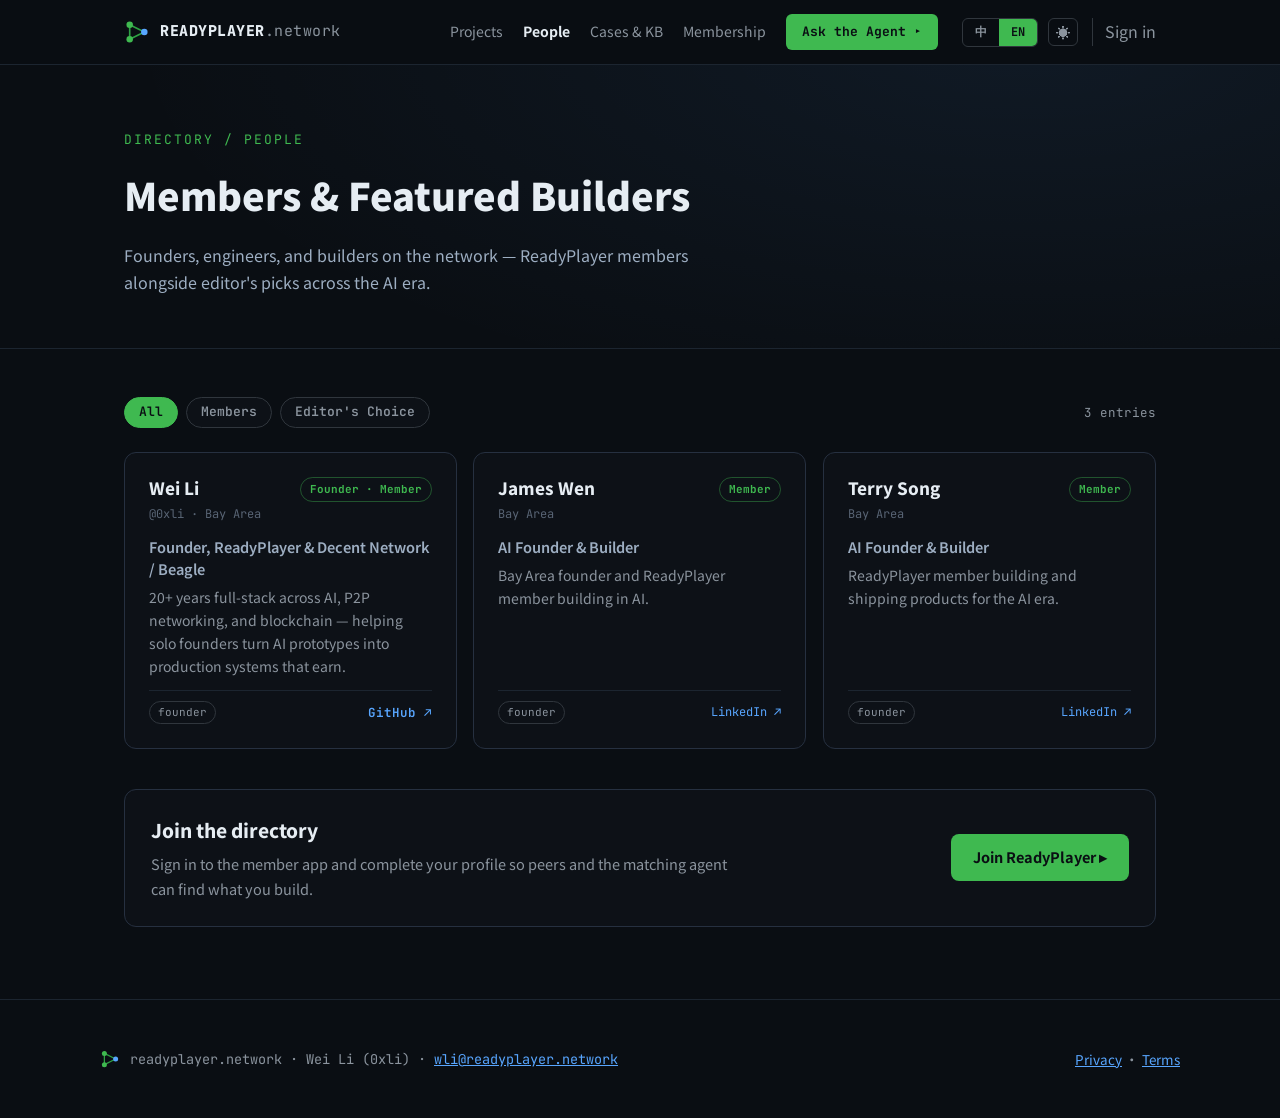
<file: people.html>
<!DOCTYPE html>
<html lang="zh" data-lang="zh" data-theme="dark">
<head>
<meta charset="utf-8">
<meta name="viewport" content="width=device-width, initial-scale=1">
<title>人物目录 — ReadyPlayer 头号玩家 | People</title>
<meta name="description" content="ReadyPlayer 社区成员与编辑精选人物：用 AI 工具创业与建设的同行者。">
<link rel="icon" href="data:image/svg+xml,%3Csvg xmlns='http://www.w3.org/2000/svg' viewBox='0 0 64 64'%3E%3Cline x1='14' y1='14' x2='14' y2='50' stroke='%232ea043' stroke-width='4'/%3E%3Cline x1='14' y1='14' x2='50' y2='32' stroke='%232ea043' stroke-width='4'/%3E%3Cline x1='14' y1='50' x2='50' y2='32' stroke='%232ea043' stroke-width='4'/%3E%3Ccircle cx='14' cy='14' r='8' fill='%233fb950'/%3E%3Ccircle cx='14' cy='50' r='8' fill='%233fb950'/%3E%3Ccircle cx='50' cy='32' r='8' fill='%2358a6ff'/%3E%3C/svg%3E">
<link rel="preconnect" href="https://fonts.googleapis.com">
<link href="https://fonts.googleapis.com/css2?family=JetBrains+Mono:wght@400;500;700;800&family=Noto+Sans+SC:wght@400;500;700;900&display=swap" rel="stylesheet">
<link rel="stylesheet" href="assets/site.css?v=20261119">
<script src="assets/site.js?v=20261119"></script>
<script src="assets/beagle.js"></script>
<script src="assets/directory.js?v=20261118" defer></script>
</head>
<body>
<a href="#content" class="skip-link visually-hidden"><span class="zh">跳到正文</span><span class="en">Skip to content</span></a>

<nav aria-label="Primary" style="position:sticky;top:0;z-index:50;background:var(--nav-bg);backdrop-filter:blur(12px);border-bottom:1px solid var(--line)">
  <div class="navbar-inner" style="max-width:1080px;margin:0 auto;padding:14px 24px;display:flex;align-items:center;gap:24px">
    <a href="index.html" style="display:flex;align-items:center;gap:10px;text-decoration:none;color:var(--txt)">
      <svg width="26" height="26" viewBox="0 0 64 64" aria-hidden="true">
        <line x1="14" y1="14" x2="14" y2="50" stroke="var(--acc-line)" stroke-width="4"></line>
        <line x1="14" y1="14" x2="50" y2="32" stroke="var(--acc-line)" stroke-width="4"></line>
        <line x1="14" y1="50" x2="50" y2="32" stroke="var(--acc-line)" stroke-width="4"></line>
        <circle cx="14" cy="14" r="8" fill="var(--acc)"></circle>
        <circle cx="14" cy="50" r="8" fill="var(--acc)"></circle>
        <circle cx="50" cy="32" r="8" fill="var(--acc2)"></circle>
      </svg>
      <span style="font-family:'JetBrains Mono',monospace;font-weight:800;font-size:15px;letter-spacing:.5px">READYPLAYER<span style="color:var(--dim);font-weight:400">.network</span></span>
    </a>
    <div class="navbar-links" style="flex:1;display:flex;gap:20px;justify-content:flex-end;align-items:center;font-size:14px">
      <a href="projects.html" class="navlink"><span class="zh">项目</span><span class="en">Projects</span></a>
      <a href="people.html" class="navlink" aria-current="page"><span class="zh">人物</span><span class="en">People</span></a>
      <a href="cases.html" class="navlink nav-sm-hide"><span class="zh">案例与知识库</span><span class="en">Cases &amp; KB</span></a>
      <a href="index.html#pricing" class="navlink nav-sm-hide"><span class="zh">会员</span><span class="en">Membership</span></a>
      <a href="index.html#contact" class="nav-cta"><span class="zh">问 Agent ▸</span><span class="en">Ask the Agent ▸</span></a>
    </div>
    <div class="navbar-controls" style="display:flex;align-items:center;gap:10px">
      <div style="display:flex;border:1px solid var(--line3);border-radius:6px;overflow:hidden;font-family:'JetBrains Mono',monospace;font-size:12px">
        <button class="langbtn zh-btn" type="button" onclick="rpSetLang('zh')">中</button>
        <button class="langbtn en-btn" type="button" onclick="rpSetLang('en')">EN</button>
      </div>
      <button class="themebtn" type="button" onclick="rpToggleTheme()" aria-label="Toggle color theme"><span class="ic-dark">☀</span><span class="ic-light">☾</span></button>
      <a href="https://app.readyplayer.network/" class="navlink nav-me" id="rp-signin"><span class="zh">登录</span><span class="en">Sign in</span></a>
    </div>
  </div>
</nav>

<main id="content">
<header style="border-bottom:1px solid var(--line);background:radial-gradient(ellipse 900px 380px at 80% -10%, var(--glow2), transparent)">
  <div style="max-width:1080px;margin:0 auto;padding:64px 24px 52px">
    <p style="margin:0 0 12px;font-family:'JetBrains Mono',monospace;font-size:13px;color:var(--acc);letter-spacing:2px">DIRECTORY / PEOPLE</p>
    <h1 style="margin:0;font-size:38px;font-weight:900"><span class="zh">社区成员与精选人物</span><span class="en">Members &amp; Featured Builders</span></h1>
    <p class="zh" style="margin:14px 0 0;color:var(--body);max-width:640px;text-wrap:pretty">在这张网络上做东西、创业和共享经验的人——包括 ReadyPlayer 成员与编辑部精选的 AI 时代建设者。</p>
    <p class="en" style="margin:14px 0 0;color:var(--body);max-width:640px;text-wrap:pretty">Founders, engineers, and builders on the network — ReadyPlayer members alongside editor's picks across the AI era.</p>
  </div>
</header>

<section style="border-bottom:1px solid var(--line)">
  <div style="max-width:1080px;margin:0 auto;padding:48px 24px 72px">
    <div class="filter-bar">
      <div class="filter-group" id="people-filters" role="group" aria-label="Filter people">
        <button class="filter-btn" type="button" data-filter="all" aria-pressed="true"><span class="zh">全部</span><span class="en">All</span></button>
        <button class="filter-btn" type="button" data-filter="member" aria-pressed="false"><span class="zh">会员</span><span class="en">Members</span></button>
        <button class="filter-btn" type="button" data-filter="editor" aria-pressed="false"><span class="zh">编辑精选</span><span class="en">Editor's Choice</span></button>
      </div>
      <p class="filter-count" id="people-status" aria-live="polite"></p>
    </div>

    <div class="dir-grid" data-directory="people" data-filters="people-filters" data-status="people-status">
      <p class="dir-empty"><span class="zh">正在加载人物目录…</span><span class="en">Loading people…</span></p>
    </div>

    <div style="margin-top:40px;background:var(--panel);border:1px solid var(--line2);border-radius:12px;padding:24px 26px;display:flex;justify-content:space-between;align-items:center;gap:20px;flex-wrap:wrap">
      <div style="max-width:600px">
        <h2 style="margin:0 0 6px;font-size:19px;font-weight:800"><span class="zh">加入名录，让同行找到你</span><span class="en">Join the directory</span></h2>
        <p class="zh" style="margin:0;color:var(--dim);font-size:14.5px">登录会员页完善资料后，你的名片与在做的事可以被其他会员和撮合 Agent 发现。</p>
        <p class="en" style="margin:0;color:var(--dim);font-size:14.5px">Sign in to the member app and complete your profile so peers and the matching agent can find what you build.</p>
      </div>
      <a href="https://app.readyplayer.network/" class="btn-acc" style="padding:11px 22px;font-size:14.5px"><span class="zh">加入 ReadyPlayer ▸</span><span class="en">Join ReadyPlayer ▸</span></a>
    </div>
  </div>
</section>
</main>

<footer style="padding:48px 24px;color:var(--dim);font-size:13.5px">
  <div style="max-width:1080px;margin:0 auto;display:flex;justify-content:space-between;gap:24px;flex-wrap:wrap;align-items:center">
    <div style="display:flex;align-items:center;gap:10px">
      <svg width="20" height="20" viewBox="0 0 64 64" aria-hidden="true">
        <line x1="14" y1="14" x2="14" y2="50" stroke="var(--acc-line)" stroke-width="4"></line>
        <line x1="14" y1="14" x2="50" y2="32" stroke="var(--acc-line)" stroke-width="4"></line>
        <line x1="14" y1="50" x2="50" y2="32" stroke="var(--acc-line)" stroke-width="4"></line>
        <circle cx="14" cy="14" r="8" fill="var(--acc)"></circle>
        <circle cx="14" cy="50" r="8" fill="var(--acc)"></circle>
        <circle cx="50" cy="32" r="8" fill="var(--acc2)"></circle>
      </svg>
      <span style="font-family:'JetBrains Mono',monospace">readyplayer.network · Wei Li (0xli) · <a href="mailto:wli@readyplayer.network">wli@readyplayer.network</a></span>
    </div>
    <span><a href="/privacy"><span class="zh">隐私政策</span><span class="en">Privacy</span></a> · <a href="/terms"><span class="zh">服务条款</span><span class="en">Terms</span></a></span>
  </div>
</footer>

</body>
</html>
</file>
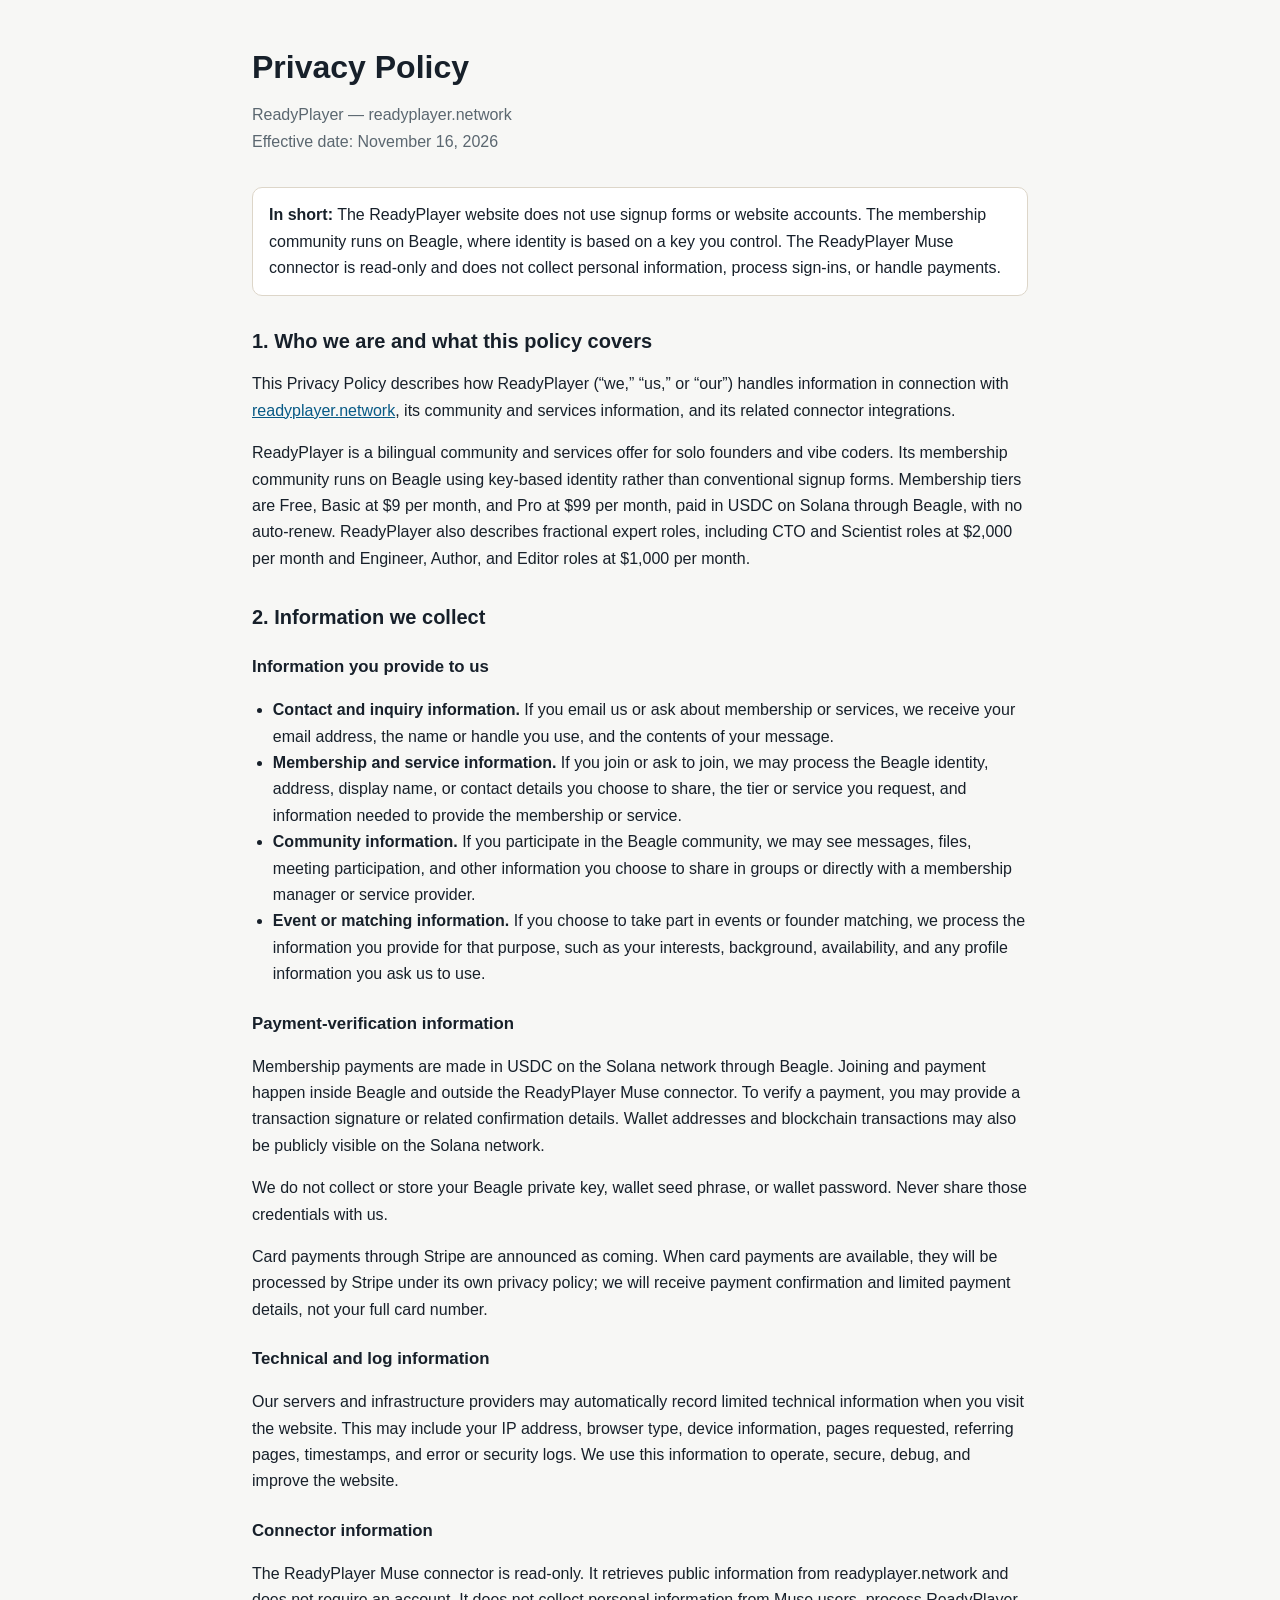
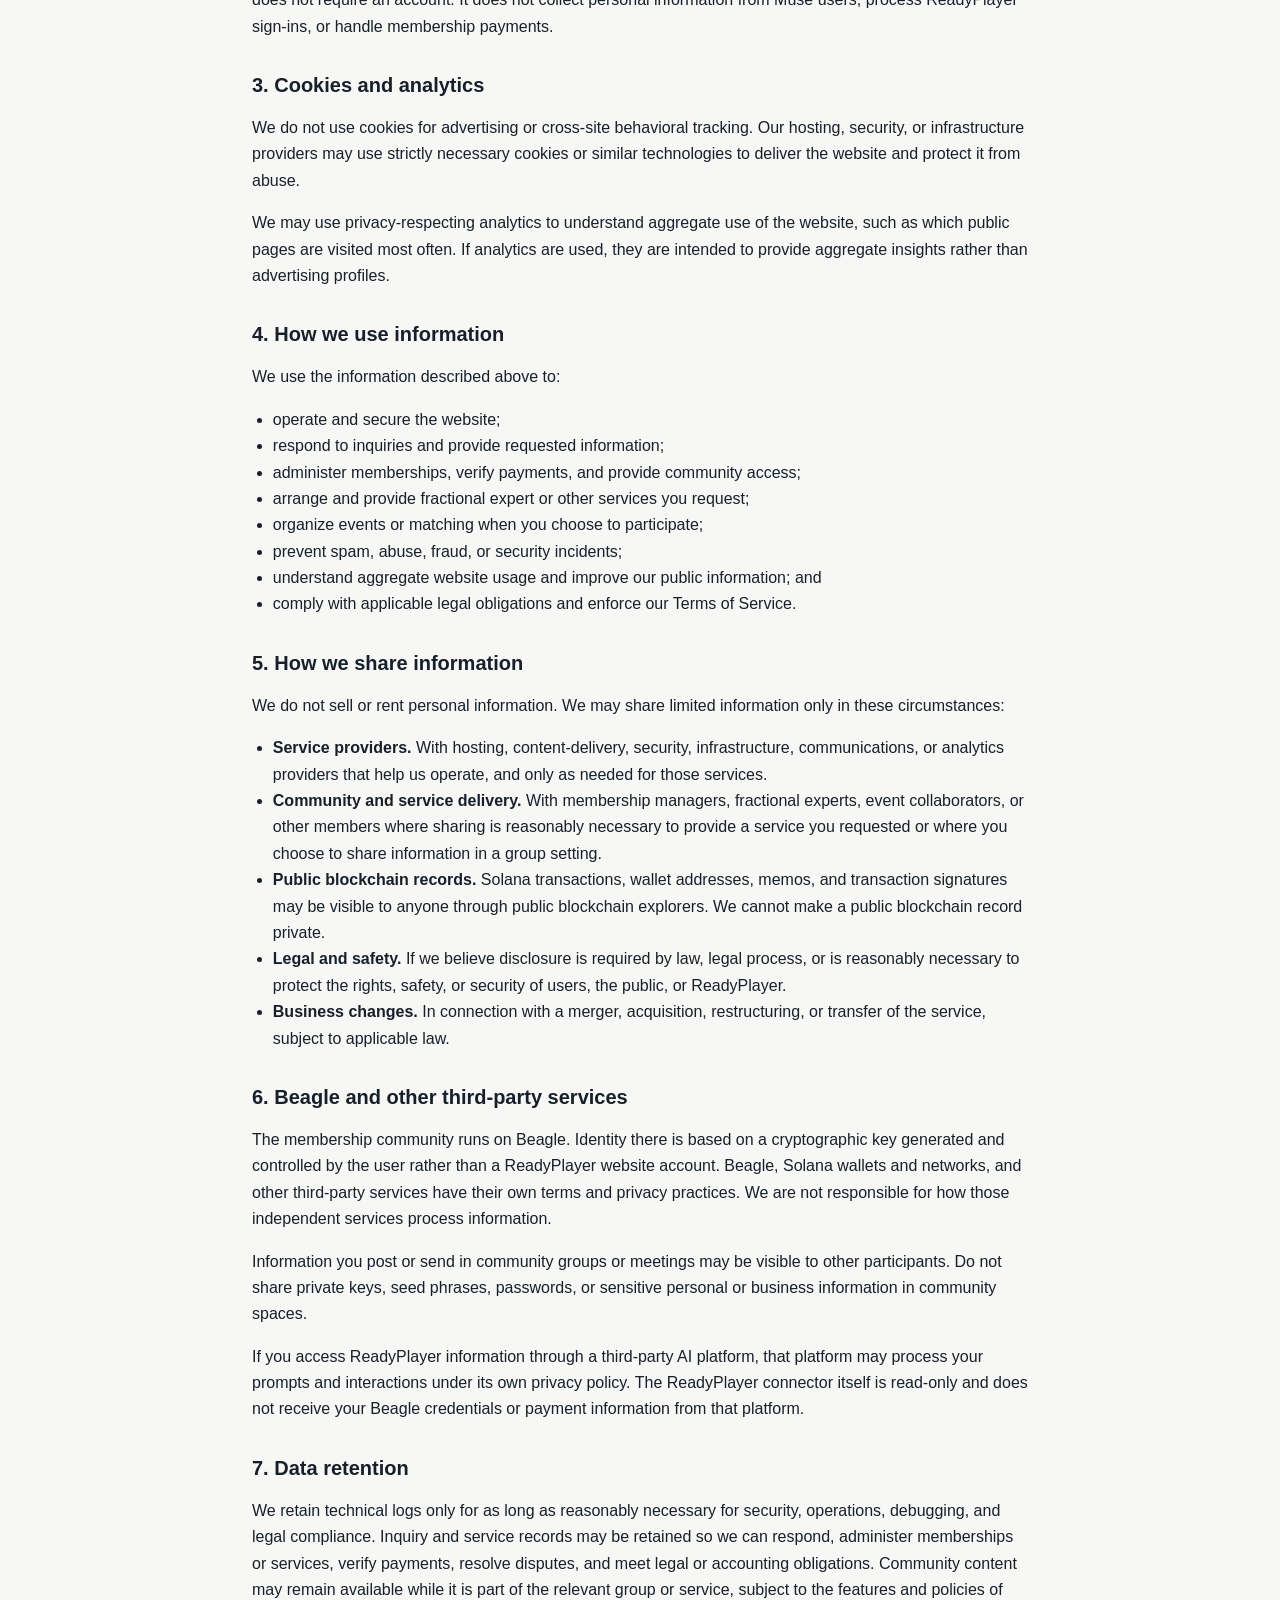
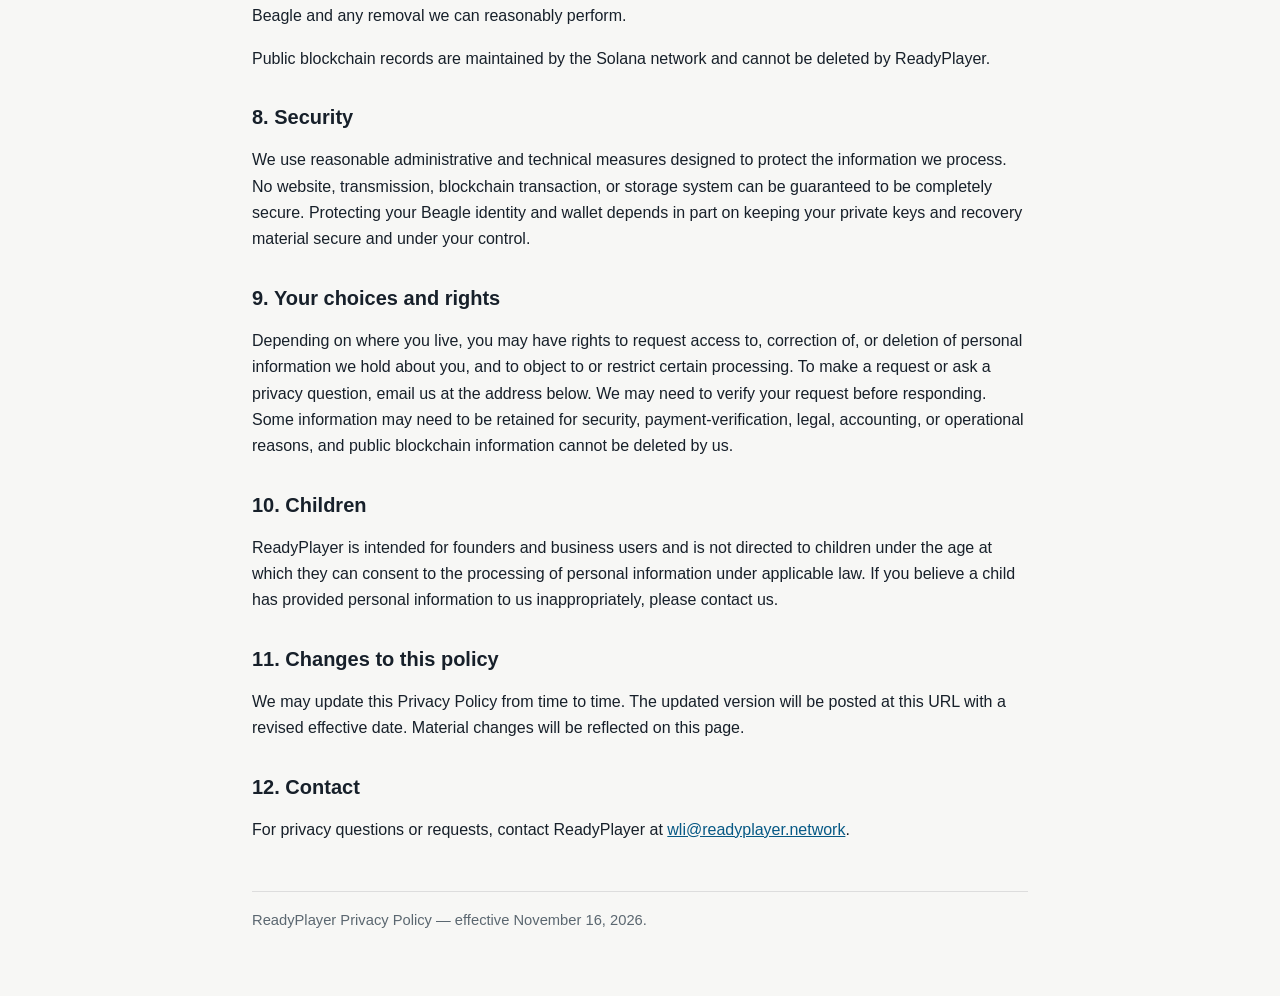
<file: privacy.html>
<!doctype html>
<html lang="en">
<head>
  <meta charset="utf-8">
  <meta name="viewport" content="width=device-width, initial-scale=1">
  <title>Privacy Policy — ReadyPlayer</title>
  <style>
    :root { color-scheme: light; }
    * { box-sizing: border-box; }
    body { margin: 0; background: #f7f7f5; color: #17202a; font-family: -apple-system, BlinkMacSystemFont, "Segoe UI", Roboto, Helvetica, Arial, sans-serif; line-height: 1.65; }
    main { max-width: 820px; margin: 0 auto; padding: 48px 22px 64px; }
    h1 { font-size: 2rem; line-height: 1.2; margin: 0 0 10px; }
    h2 { font-size: 1.25rem; line-height: 1.35; margin: 2rem 0 0.6rem; }
    h3 { font-size: 1.05rem; margin: 1.4rem 0 0.4rem; }
    p, li { font-size: 1rem; }
    ul { padding-left: 1.3rem; }
    a { color: #075985; }
    .meta { color: #5b6770; margin-bottom: 2rem; }
    .notice { background: #fff; border: 1px solid #ddd6c9; border-radius: 10px; padding: 14px 16px; }
    footer { border-top: 1px solid #ddd; margin-top: 3rem; padding-top: 1rem; color: #5b6770; font-size: .92rem; }
  </style>
</head>
<body>
<main>
  <h1>Privacy Policy</h1>
  <p class="meta">ReadyPlayer — readyplayer.network<br>Effective date: November 16, 2026</p>

  <p class="notice"><strong>In short:</strong> The ReadyPlayer website does not use signup forms or website accounts. The membership community runs on Beagle, where identity is based on a key you control. The ReadyPlayer Muse connector is read-only and does not collect personal information, process sign-ins, or handle payments.</p>

  <h2>1. Who we are and what this policy covers</h2>
  <p>This Privacy Policy describes how ReadyPlayer (&ldquo;we,&rdquo; &ldquo;us,&rdquo; or &ldquo;our&rdquo;) handles information in connection with <a href="https://readyplayer.network/">readyplayer.network</a>, its community and services information, and its related connector integrations.</p>
  <p>ReadyPlayer is a bilingual community and services offer for solo founders and vibe coders. Its membership community runs on Beagle using key-based identity rather than conventional signup forms. Membership tiers are Free, Basic at $9 per month, and Pro at $99 per month, paid in USDC on Solana through Beagle, with no auto-renew. ReadyPlayer also describes fractional expert roles, including CTO and Scientist roles at $2,000 per month and Engineer, Author, and Editor roles at $1,000 per month.</p>

  <h2>2. Information we collect</h2>
  <h3>Information you provide to us</h3>
  <ul>
    <li><strong>Contact and inquiry information.</strong> If you email us or ask about membership or services, we receive your email address, the name or handle you use, and the contents of your message.</li>
    <li><strong>Membership and service information.</strong> If you join or ask to join, we may process the Beagle identity, address, display name, or contact details you choose to share, the tier or service you request, and information needed to provide the membership or service.</li>
    <li><strong>Community information.</strong> If you participate in the Beagle community, we may see messages, files, meeting participation, and other information you choose to share in groups or directly with a membership manager or service provider.</li>
    <li><strong>Event or matching information.</strong> If you choose to take part in events or founder matching, we process the information you provide for that purpose, such as your interests, background, availability, and any profile information you ask us to use.</li>
  </ul>

  <h3>Payment-verification information</h3>
  <p>Membership payments are made in USDC on the Solana network through Beagle. Joining and payment happen inside Beagle and outside the ReadyPlayer Muse connector. To verify a payment, you may provide a transaction signature or related confirmation details. Wallet addresses and blockchain transactions may also be publicly visible on the Solana network.</p>
  <p>We do not collect or store your Beagle private key, wallet seed phrase, or wallet password. Never share those credentials with us.</p>
  <p>Card payments through Stripe are announced as coming. When card payments are available, they will be processed by Stripe under its own privacy policy; we will receive payment confirmation and limited payment details, not your full card number.</p>

  <h3>Technical and log information</h3>
  <p>Our servers and infrastructure providers may automatically record limited technical information when you visit the website. This may include your IP address, browser type, device information, pages requested, referring pages, timestamps, and error or security logs. We use this information to operate, secure, debug, and improve the website.</p>

  <h3>Connector information</h3>
  <p>The ReadyPlayer Muse connector is read-only. It retrieves public information from readyplayer.network and does not require an account. It does not collect personal information from Muse users, process ReadyPlayer sign-ins, or handle membership payments.</p>

  <h2>3. Cookies and analytics</h2>
  <p>We do not use cookies for advertising or cross-site behavioral tracking. Our hosting, security, or infrastructure providers may use strictly necessary cookies or similar technologies to deliver the website and protect it from abuse.</p>
  <p>We may use privacy-respecting analytics to understand aggregate use of the website, such as which public pages are visited most often. If analytics are used, they are intended to provide aggregate insights rather than advertising profiles.</p>

  <h2>4. How we use information</h2>
  <p>We use the information described above to:</p>
  <ul>
    <li>operate and secure the website;</li>
    <li>respond to inquiries and provide requested information;</li>
    <li>administer memberships, verify payments, and provide community access;</li>
    <li>arrange and provide fractional expert or other services you request;</li>
    <li>organize events or matching when you choose to participate;</li>
    <li>prevent spam, abuse, fraud, or security incidents;</li>
    <li>understand aggregate website usage and improve our public information; and</li>
    <li>comply with applicable legal obligations and enforce our Terms of Service.</li>
  </ul>

  <h2>5. How we share information</h2>
  <p>We do not sell or rent personal information. We may share limited information only in these circumstances:</p>
  <ul>
    <li><strong>Service providers.</strong> With hosting, content-delivery, security, infrastructure, communications, or analytics providers that help us operate, and only as needed for those services.</li>
    <li><strong>Community and service delivery.</strong> With membership managers, fractional experts, event collaborators, or other members where sharing is reasonably necessary to provide a service you requested or where you choose to share information in a group setting.</li>
    <li><strong>Public blockchain records.</strong> Solana transactions, wallet addresses, memos, and transaction signatures may be visible to anyone through public blockchain explorers. We cannot make a public blockchain record private.</li>
    <li><strong>Legal and safety.</strong> If we believe disclosure is required by law, legal process, or is reasonably necessary to protect the rights, safety, or security of users, the public, or ReadyPlayer.</li>
    <li><strong>Business changes.</strong> In connection with a merger, acquisition, restructuring, or transfer of the service, subject to applicable law.</li>
  </ul>

  <h2>6. Beagle and other third-party services</h2>
  <p>The membership community runs on Beagle. Identity there is based on a cryptographic key generated and controlled by the user rather than a ReadyPlayer website account. Beagle, Solana wallets and networks, and other third-party services have their own terms and privacy practices. We are not responsible for how those independent services process information.</p>
  <p>Information you post or send in community groups or meetings may be visible to other participants. Do not share private keys, seed phrases, passwords, or sensitive personal or business information in community spaces.</p>
  <p>If you access ReadyPlayer information through a third-party AI platform, that platform may process your prompts and interactions under its own privacy policy. The ReadyPlayer connector itself is read-only and does not receive your Beagle credentials or payment information from that platform.</p>

  <h2>7. Data retention</h2>
  <p>We retain technical logs only for as long as reasonably necessary for security, operations, debugging, and legal compliance. Inquiry and service records may be retained so we can respond, administer memberships or services, verify payments, resolve disputes, and meet legal or accounting obligations. Community content may remain available while it is part of the relevant group or service, subject to the features and policies of Beagle and any removal we can reasonably perform.</p>
  <p>Public blockchain records are maintained by the Solana network and cannot be deleted by ReadyPlayer.</p>

  <h2>8. Security</h2>
  <p>We use reasonable administrative and technical measures designed to protect the information we process. No website, transmission, blockchain transaction, or storage system can be guaranteed to be completely secure. Protecting your Beagle identity and wallet depends in part on keeping your private keys and recovery material secure and under your control.</p>

  <h2>9. Your choices and rights</h2>
  <p>Depending on where you live, you may have rights to request access to, correction of, or deletion of personal information we hold about you, and to object to or restrict certain processing. To make a request or ask a privacy question, email us at the address below. We may need to verify your request before responding. Some information may need to be retained for security, payment-verification, legal, accounting, or operational reasons, and public blockchain information cannot be deleted by us.</p>

  <h2>10. Children</h2>
  <p>ReadyPlayer is intended for founders and business users and is not directed to children under the age at which they can consent to the processing of personal information under applicable law. If you believe a child has provided personal information to us inappropriately, please contact us.</p>

  <h2>11. Changes to this policy</h2>
  <p>We may update this Privacy Policy from time to time. The updated version will be posted at this URL with a revised effective date. Material changes will be reflected on this page.</p>

  <h2>12. Contact</h2>
  <p>For privacy questions or requests, contact ReadyPlayer at <a href="mailto:wli@readyplayer.network">wli@readyplayer.network</a>.</p>

  <footer>ReadyPlayer Privacy Policy — effective November 16, 2026.</footer>
</main>
</body>
</html>
</file>
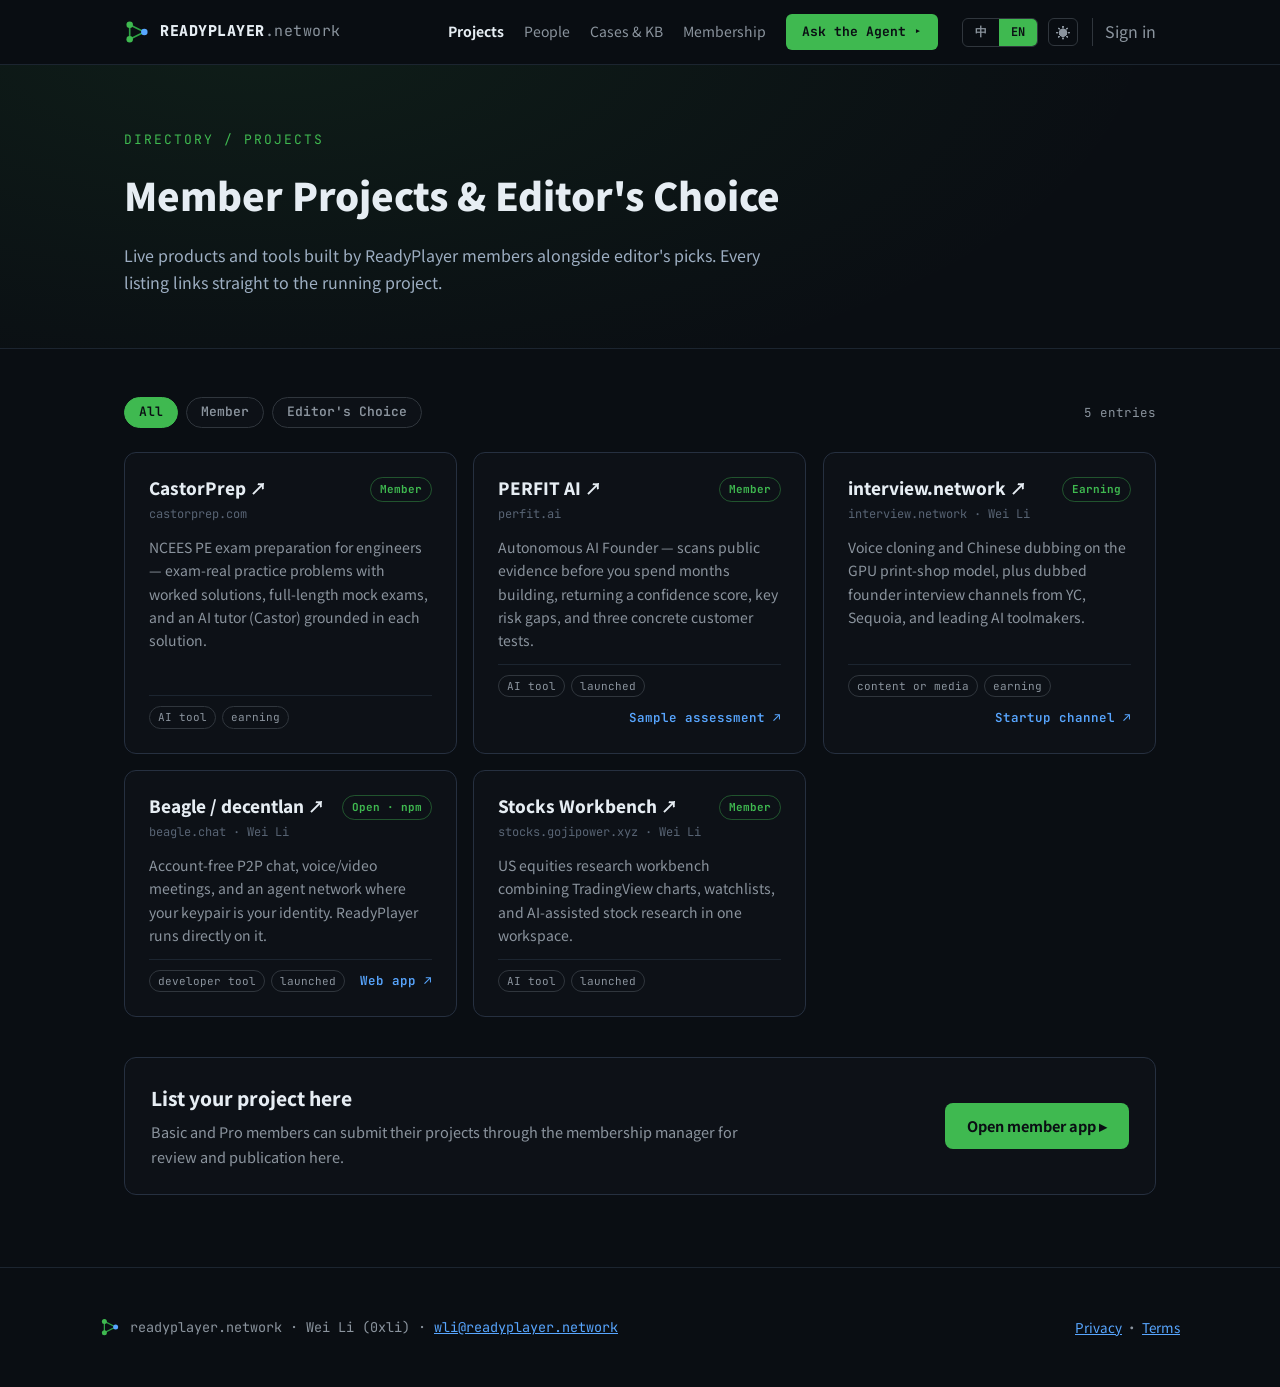
<file: projects.html>
<!DOCTYPE html>
<html lang="zh" data-lang="zh" data-theme="dark">
<head>
<meta charset="utf-8">
<meta name="viewport" content="width=device-width, initial-scale=1">
<title>项目目录 — ReadyPlayer 头号玩家 | Projects</title>
<meta name="description" content="ReadyPlayer 会员项目与编辑精选：正在运行、正在收费的 AI 工具、系统与产品。">
<link rel="icon" href="data:image/svg+xml,%3Csvg xmlns='http://www.w3.org/2000/svg' viewBox='0 0 64 64'%3E%3Cline x1='14' y1='14' x2='14' y2='50' stroke='%232ea043' stroke-width='4'/%3E%3Cline x1='14' y1='14' x2='50' y2='32' stroke='%232ea043' stroke-width='4'/%3E%3Cline x1='14' y1='50' x2='50' y2='32' stroke='%232ea043' stroke-width='4'/%3E%3Ccircle cx='14' cy='14' r='8' fill='%233fb950'/%3E%3Ccircle cx='14' cy='50' r='8' fill='%233fb950'/%3E%3Ccircle cx='50' cy='32' r='8' fill='%2358a6ff'/%3E%3C/svg%3E">
<link rel="preconnect" href="https://fonts.googleapis.com">
<link href="https://fonts.googleapis.com/css2?family=JetBrains+Mono:wght@400;500;700;800&family=Noto+Sans+SC:wght@400;500;700;900&display=swap" rel="stylesheet">
<link rel="stylesheet" href="assets/site.css?v=20261119">
<script src="assets/site.js?v=20261119"></script>
<script src="assets/beagle.js"></script>
<script src="assets/directory.js?v=20261118" defer></script>
</head>
<body>
<a href="#content" class="skip-link visually-hidden"><span class="zh">跳到正文</span><span class="en">Skip to content</span></a>

<nav aria-label="Primary" style="position:sticky;top:0;z-index:50;background:var(--nav-bg);backdrop-filter:blur(12px);border-bottom:1px solid var(--line)">
  <div class="navbar-inner" style="max-width:1080px;margin:0 auto;padding:14px 24px;display:flex;align-items:center;gap:24px">
    <a href="index.html" style="display:flex;align-items:center;gap:10px;text-decoration:none;color:var(--txt)">
      <svg width="26" height="26" viewBox="0 0 64 64" aria-hidden="true">
        <line x1="14" y1="14" x2="14" y2="50" stroke="var(--acc-line)" stroke-width="4"></line>
        <line x1="14" y1="14" x2="50" y2="32" stroke="var(--acc-line)" stroke-width="4"></line>
        <line x1="14" y1="50" x2="50" y2="32" stroke="var(--acc-line)" stroke-width="4"></line>
        <circle cx="14" cy="14" r="8" fill="var(--acc)"></circle>
        <circle cx="14" cy="50" r="8" fill="var(--acc)"></circle>
        <circle cx="50" cy="32" r="8" fill="var(--acc2)"></circle>
      </svg>
      <span style="font-family:'JetBrains Mono',monospace;font-weight:800;font-size:15px;letter-spacing:.5px">READYPLAYER<span style="color:var(--dim);font-weight:400">.network</span></span>
    </a>
    <div class="navbar-links" style="flex:1;display:flex;gap:20px;justify-content:flex-end;align-items:center;font-size:14px">
      <a href="projects.html" class="navlink" aria-current="page"><span class="zh">项目</span><span class="en">Projects</span></a>
      <a href="people.html" class="navlink"><span class="zh">人物</span><span class="en">People</span></a>
      <a href="cases.html" class="navlink nav-sm-hide"><span class="zh">案例与知识库</span><span class="en">Cases &amp; KB</span></a>
      <a href="index.html#pricing" class="navlink nav-sm-hide"><span class="zh">会员</span><span class="en">Membership</span></a>
      <a href="index.html#contact" class="nav-cta"><span class="zh">问 Agent ▸</span><span class="en">Ask the Agent ▸</span></a>
    </div>
    <div class="navbar-controls" style="display:flex;align-items:center;gap:10px">
      <div style="display:flex;border:1px solid var(--line3);border-radius:6px;overflow:hidden;font-family:'JetBrains Mono',monospace;font-size:12px">
        <button class="langbtn zh-btn" type="button" onclick="rpSetLang('zh')">中</button>
        <button class="langbtn en-btn" type="button" onclick="rpSetLang('en')">EN</button>
      </div>
      <button class="themebtn" type="button" onclick="rpToggleTheme()" aria-label="Toggle color theme"><span class="ic-dark">☀</span><span class="ic-light">☾</span></button>
      <a href="https://app.readyplayer.network/" class="navlink nav-me" id="rp-signin"><span class="zh">登录</span><span class="en">Sign in</span></a>
    </div>
  </div>
</nav>

<main id="content">
<header style="border-bottom:1px solid var(--line);background:radial-gradient(ellipse 900px 380px at 20% -10%, var(--glow), transparent)">
  <div style="max-width:1080px;margin:0 auto;padding:64px 24px 52px">
    <p style="margin:0 0 12px;font-family:'JetBrains Mono',monospace;font-size:13px;color:var(--acc);letter-spacing:2px">DIRECTORY / PROJECTS</p>
    <h1 style="margin:0;font-size:38px;font-weight:900"><span class="zh">会员项目与编辑精选</span><span class="en">Member Projects &amp; Editor's Choice</span></h1>
    <p class="zh" style="margin:14px 0 0;color:var(--body);max-width:640px;text-wrap:pretty">真正在运行的产品与工具——来自 ReadyPlayer 会员和编辑部精选。每一项都可直接点开体验。</p>
    <p class="en" style="margin:14px 0 0;color:var(--body);max-width:640px;text-wrap:pretty">Live products and tools built by ReadyPlayer members alongside editor's picks. Every listing links straight to the running project.</p>
  </div>
</header>

<section style="border-bottom:1px solid var(--line)">
  <div style="max-width:1080px;margin:0 auto;padding:48px 24px 72px">
    <div class="filter-bar">
      <div class="filter-group" id="project-filters" role="group" aria-label="Filter projects">
        <button class="filter-btn" type="button" data-filter="all" aria-pressed="true"><span class="zh">全部</span><span class="en">All</span></button>
        <button class="filter-btn" type="button" data-filter="member" aria-pressed="false"><span class="zh">会员项目</span><span class="en">Member</span></button>
        <button class="filter-btn" type="button" data-filter="editor" aria-pressed="false"><span class="zh">编辑精选</span><span class="en">Editor's Choice</span></button>
      </div>
      <p class="filter-count" id="project-status" aria-live="polite"></p>
    </div>

    <div class="dir-grid" data-directory="projects" data-filters="project-filters" data-status="project-status">
      <p class="dir-empty"><span class="zh">正在加载项目目录…</span><span class="en">Loading projects…</span></p>
    </div>

    <div style="margin-top:40px;background:var(--panel);border:1px solid var(--line2);border-radius:12px;padding:24px 26px;display:flex;justify-content:space-between;align-items:center;gap:20px;flex-wrap:wrap">
      <div style="max-width:600px">
        <h2 style="margin:0 0 6px;font-size:19px;font-weight:800"><span class="zh">把你的项目放进来</span><span class="en">List your project here</span></h2>
        <p class="zh" style="margin:0;color:var(--dim);font-size:14.5px">Basic 与 Pro 会员可直接通过会员经理提交项目展示，经人工审核后上线目录。</p>
        <p class="en" style="margin:0;color:var(--dim);font-size:14.5px">Basic and Pro members can submit their projects through the membership manager for review and publication here.</p>
      </div>
      <a href="https://app.readyplayer.network/" class="btn-acc" style="padding:11px 22px;font-size:14.5px"><span class="zh">进入会员页 ▸</span><span class="en">Open member app ▸</span></a>
    </div>
  </div>
</section>
</main>

<footer style="padding:48px 24px;color:var(--dim);font-size:13.5px">
  <div style="max-width:1080px;margin:0 auto;display:flex;justify-content:space-between;gap:24px;flex-wrap:wrap;align-items:center">
    <div style="display:flex;align-items:center;gap:10px">
      <svg width="20" height="20" viewBox="0 0 64 64" aria-hidden="true">
        <line x1="14" y1="14" x2="14" y2="50" stroke="var(--acc-line)" stroke-width="4"></line>
        <line x1="14" y1="14" x2="50" y2="32" stroke="var(--acc-line)" stroke-width="4"></line>
        <line x1="14" y1="50" x2="50" y2="32" stroke="var(--acc-line)" stroke-width="4"></line>
        <circle cx="14" cy="14" r="8" fill="var(--acc)"></circle>
        <circle cx="14" cy="50" r="8" fill="var(--acc)"></circle>
        <circle cx="50" cy="32" r="8" fill="var(--acc2)"></circle>
      </svg>
      <span style="font-family:'JetBrains Mono',monospace">readyplayer.network · Wei Li (0xli) · <a href="mailto:wli@readyplayer.network">wli@readyplayer.network</a></span>
    </div>
    <span><a href="/privacy"><span class="zh">隐私政策</span><span class="en">Privacy</span></a> · <a href="/terms"><span class="zh">服务条款</span><span class="en">Terms</span></a></span>
  </div>
</footer>

</body>
</html>
</file>
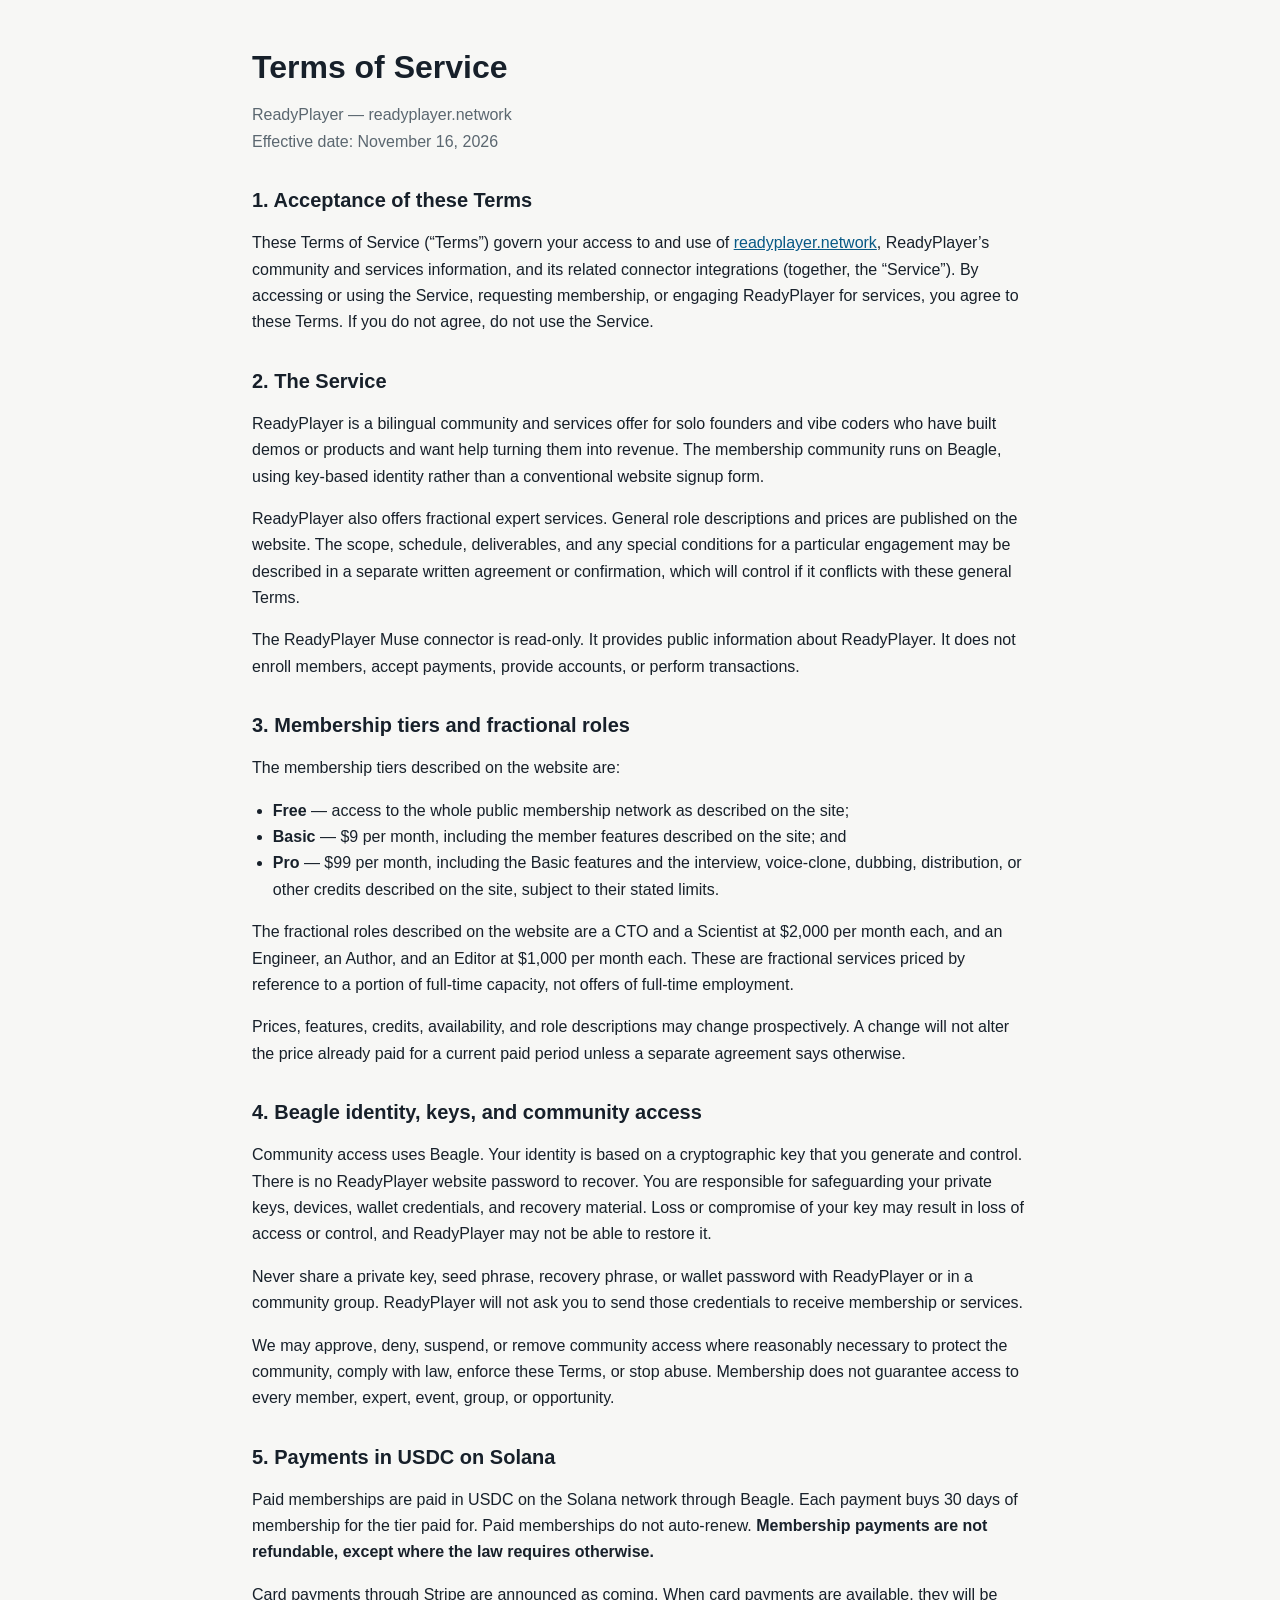
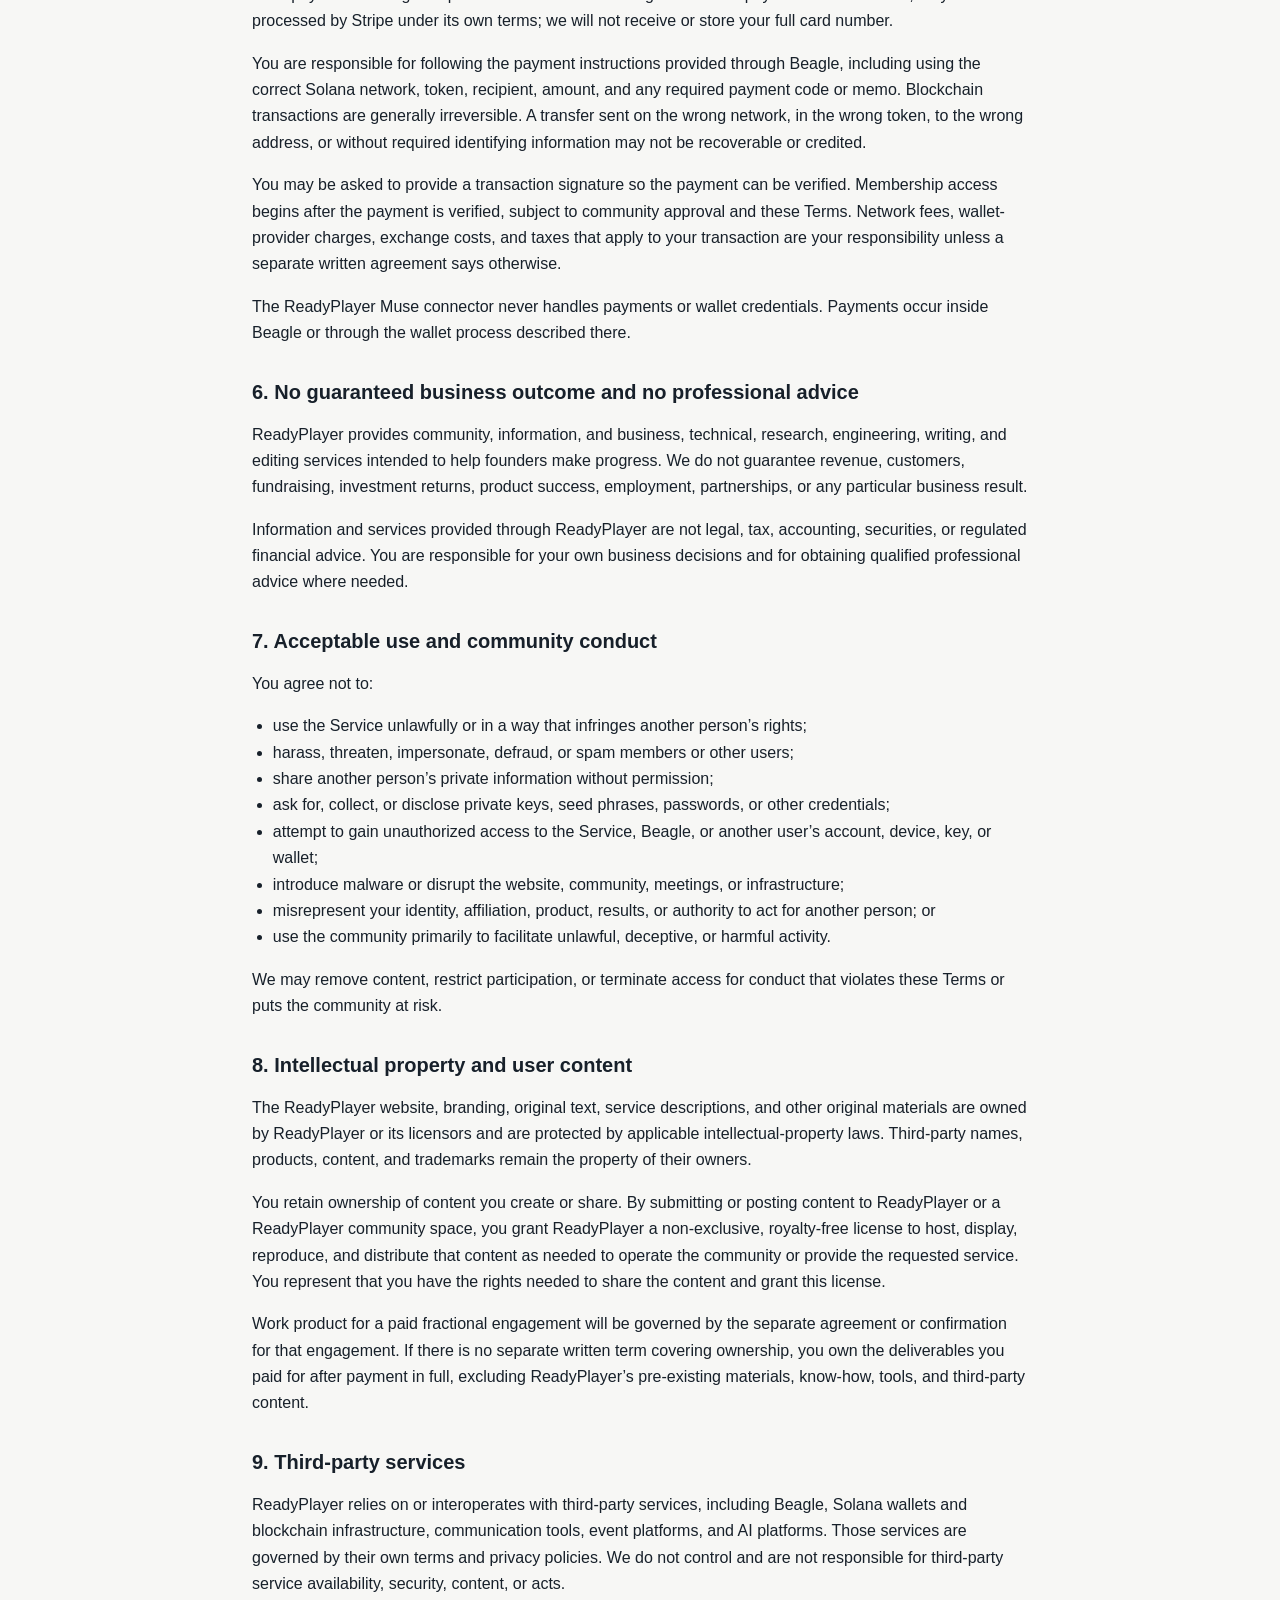
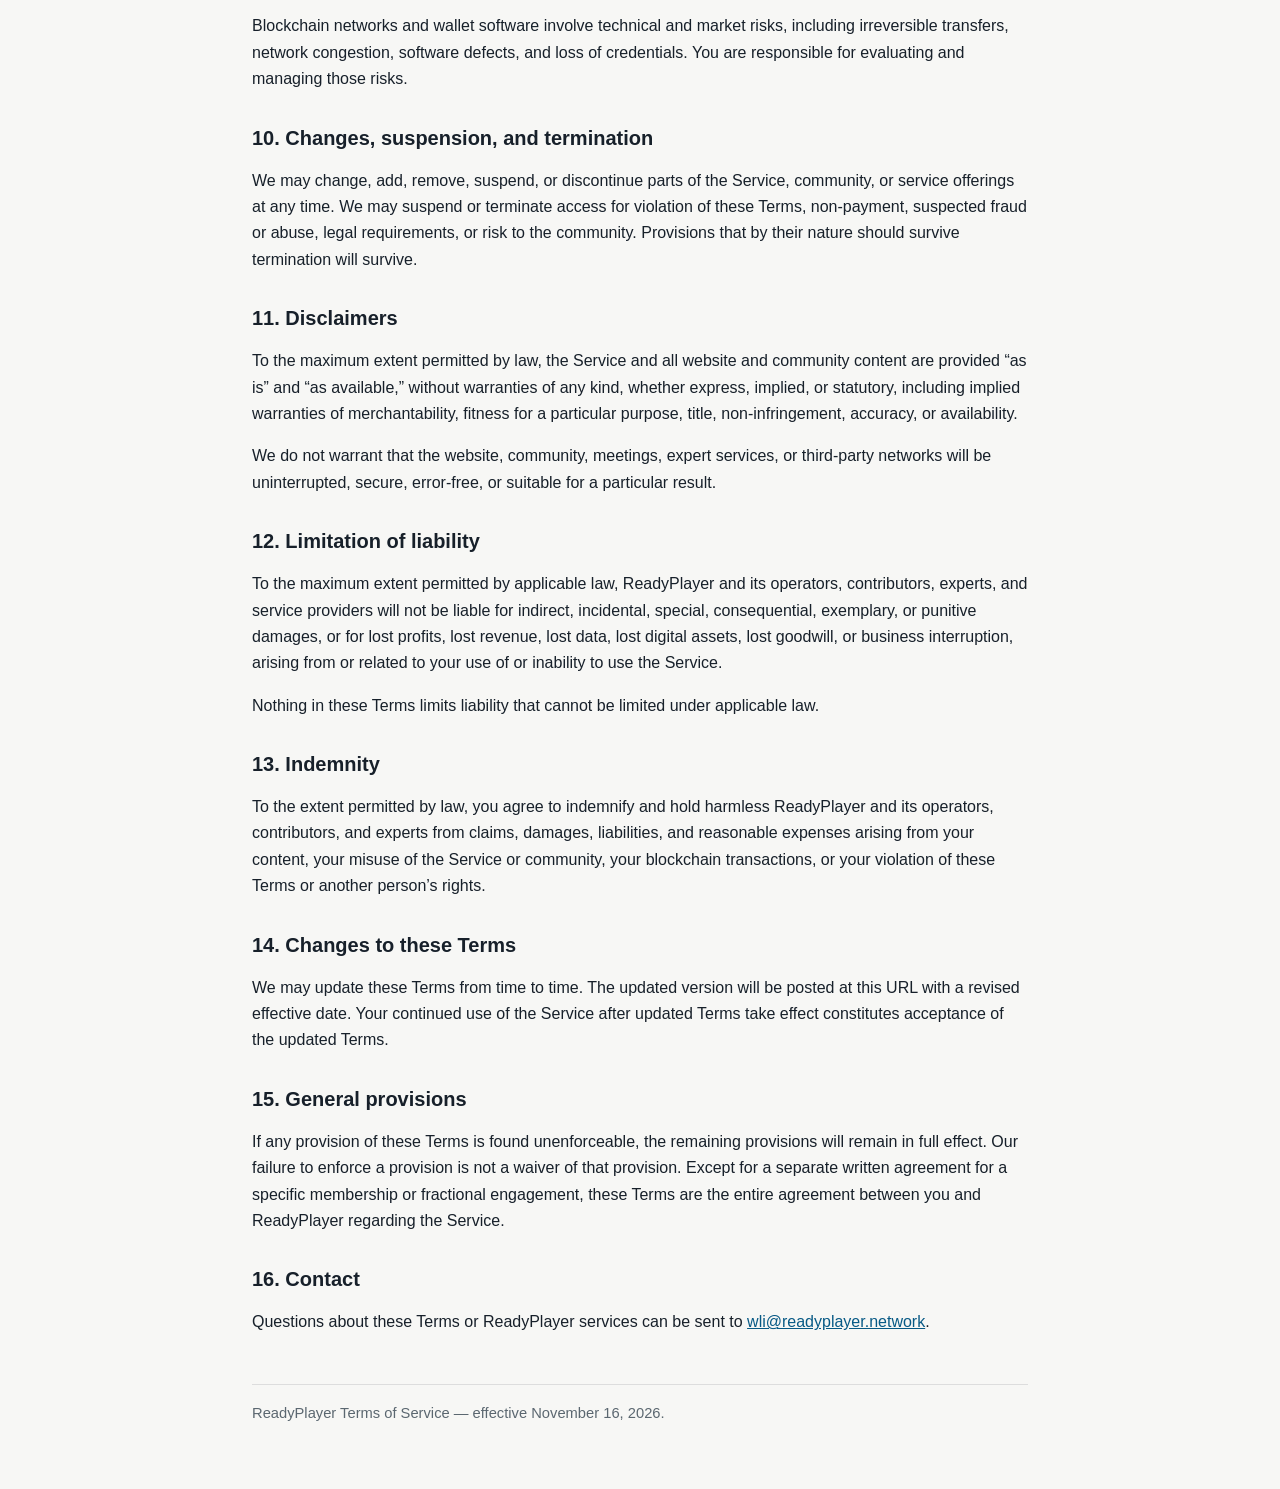
<file: terms.html>
<!doctype html>
<html lang="en">
<head>
  <meta charset="utf-8">
  <meta name="viewport" content="width=device-width, initial-scale=1">
  <title>Terms of Service — ReadyPlayer</title>
  <style>
    :root { color-scheme: light; }
    * { box-sizing: border-box; }
    body { margin: 0; background: #f7f7f5; color: #17202a; font-family: -apple-system, BlinkMacSystemFont, "Segoe UI", Roboto, Helvetica, Arial, sans-serif; line-height: 1.65; }
    main { max-width: 820px; margin: 0 auto; padding: 48px 22px 64px; }
    h1 { font-size: 2rem; line-height: 1.2; margin: 0 0 10px; }
    h2 { font-size: 1.25rem; line-height: 1.35; margin: 2rem 0 0.6rem; }
    p, li { font-size: 1rem; }
    ul { padding-left: 1.3rem; }
    a { color: #075985; }
    .meta { color: #5b6770; margin-bottom: 2rem; }
    footer { border-top: 1px solid #ddd; margin-top: 3rem; padding-top: 1rem; color: #5b6770; font-size: .92rem; }
  </style>
</head>
<body>
<main>
  <h1>Terms of Service</h1>
  <p class="meta">ReadyPlayer — readyplayer.network<br>Effective date: November 16, 2026</p>

  <h2>1. Acceptance of these Terms</h2>
  <p>These Terms of Service (&ldquo;Terms&rdquo;) govern your access to and use of <a href="https://readyplayer.network/">readyplayer.network</a>, ReadyPlayer&rsquo;s community and services information, and its related connector integrations (together, the &ldquo;Service&rdquo;). By accessing or using the Service, requesting membership, or engaging ReadyPlayer for services, you agree to these Terms. If you do not agree, do not use the Service.</p>

  <h2>2. The Service</h2>
  <p>ReadyPlayer is a bilingual community and services offer for solo founders and vibe coders who have built demos or products and want help turning them into revenue. The membership community runs on Beagle, using key-based identity rather than a conventional website signup form.</p>
  <p>ReadyPlayer also offers fractional expert services. General role descriptions and prices are published on the website. The scope, schedule, deliverables, and any special conditions for a particular engagement may be described in a separate written agreement or confirmation, which will control if it conflicts with these general Terms.</p>
  <p>The ReadyPlayer Muse connector is read-only. It provides public information about ReadyPlayer. It does not enroll members, accept payments, provide accounts, or perform transactions.</p>

  <h2>3. Membership tiers and fractional roles</h2>
  <p>The membership tiers described on the website are:</p>
  <ul>
    <li><strong>Free</strong> — access to the whole public membership network as described on the site;</li>
    <li><strong>Basic</strong> — $9 per month, including the member features described on the site; and</li>
    <li><strong>Pro</strong> — $99 per month, including the Basic features and the interview, voice-clone, dubbing, distribution, or other credits described on the site, subject to their stated limits.</li>
  </ul>
  <p>The fractional roles described on the website are a CTO and a Scientist at $2,000 per month each, and an Engineer, an Author, and an Editor at $1,000 per month each. These are fractional services priced by reference to a portion of full-time capacity, not offers of full-time employment.</p>
  <p>Prices, features, credits, availability, and role descriptions may change prospectively. A change will not alter the price already paid for a current paid period unless a separate agreement says otherwise.</p>

  <h2>4. Beagle identity, keys, and community access</h2>
  <p>Community access uses Beagle. Your identity is based on a cryptographic key that you generate and control. There is no ReadyPlayer website password to recover. You are responsible for safeguarding your private keys, devices, wallet credentials, and recovery material. Loss or compromise of your key may result in loss of access or control, and ReadyPlayer may not be able to restore it.</p>
  <p>Never share a private key, seed phrase, recovery phrase, or wallet password with ReadyPlayer or in a community group. ReadyPlayer will not ask you to send those credentials to receive membership or services.</p>
  <p>We may approve, deny, suspend, or remove community access where reasonably necessary to protect the community, comply with law, enforce these Terms, or stop abuse. Membership does not guarantee access to every member, expert, event, group, or opportunity.</p>

  <h2>5. Payments in USDC on Solana</h2>
  <p>Paid memberships are paid in USDC on the Solana network through Beagle. Each payment buys 30 days of membership for the tier paid for. Paid memberships do not auto-renew. <strong>Membership payments are not refundable, except where the law requires otherwise.</strong></p>
  <p>Card payments through Stripe are announced as coming. When card payments are available, they will be processed by Stripe under its own terms; we will not receive or store your full card number.</p>
  <p>You are responsible for following the payment instructions provided through Beagle, including using the correct Solana network, token, recipient, amount, and any required payment code or memo. Blockchain transactions are generally irreversible. A transfer sent on the wrong network, in the wrong token, to the wrong address, or without required identifying information may not be recoverable or credited.</p>
  <p>You may be asked to provide a transaction signature so the payment can be verified. Membership access begins after the payment is verified, subject to community approval and these Terms. Network fees, wallet-provider charges, exchange costs, and taxes that apply to your transaction are your responsibility unless a separate written agreement says otherwise.</p>
  <p>The ReadyPlayer Muse connector never handles payments or wallet credentials. Payments occur inside Beagle or through the wallet process described there.</p>

  <h2>6. No guaranteed business outcome and no professional advice</h2>
  <p>ReadyPlayer provides community, information, and business, technical, research, engineering, writing, and editing services intended to help founders make progress. We do not guarantee revenue, customers, fundraising, investment returns, product success, employment, partnerships, or any particular business result.</p>
  <p>Information and services provided through ReadyPlayer are not legal, tax, accounting, securities, or regulated financial advice. You are responsible for your own business decisions and for obtaining qualified professional advice where needed.</p>

  <h2>7. Acceptable use and community conduct</h2>
  <p>You agree not to:</p>
  <ul>
    <li>use the Service unlawfully or in a way that infringes another person&rsquo;s rights;</li>
    <li>harass, threaten, impersonate, defraud, or spam members or other users;</li>
    <li>share another person&rsquo;s private information without permission;</li>
    <li>ask for, collect, or disclose private keys, seed phrases, passwords, or other credentials;</li>
    <li>attempt to gain unauthorized access to the Service, Beagle, or another user&rsquo;s account, device, key, or wallet;</li>
    <li>introduce malware or disrupt the website, community, meetings, or infrastructure;</li>
    <li>misrepresent your identity, affiliation, product, results, or authority to act for another person; or</li>
    <li>use the community primarily to facilitate unlawful, deceptive, or harmful activity.</li>
  </ul>
  <p>We may remove content, restrict participation, or terminate access for conduct that violates these Terms or puts the community at risk.</p>

  <h2>8. Intellectual property and user content</h2>
  <p>The ReadyPlayer website, branding, original text, service descriptions, and other original materials are owned by ReadyPlayer or its licensors and are protected by applicable intellectual-property laws. Third-party names, products, content, and trademarks remain the property of their owners.</p>
  <p>You retain ownership of content you create or share. By submitting or posting content to ReadyPlayer or a ReadyPlayer community space, you grant ReadyPlayer a non-exclusive, royalty-free license to host, display, reproduce, and distribute that content as needed to operate the community or provide the requested service. You represent that you have the rights needed to share the content and grant this license.</p>
  <p>Work product for a paid fractional engagement will be governed by the separate agreement or confirmation for that engagement. If there is no separate written term covering ownership, you own the deliverables you paid for after payment in full, excluding ReadyPlayer&rsquo;s pre-existing materials, know-how, tools, and third-party content.</p>

  <h2>9. Third-party services</h2>
  <p>ReadyPlayer relies on or interoperates with third-party services, including Beagle, Solana wallets and blockchain infrastructure, communication tools, event platforms, and AI platforms. Those services are governed by their own terms and privacy policies. We do not control and are not responsible for third-party service availability, security, content, or acts.</p>
  <p>Blockchain networks and wallet software involve technical and market risks, including irreversible transfers, network congestion, software defects, and loss of credentials. You are responsible for evaluating and managing those risks.</p>

  <h2>10. Changes, suspension, and termination</h2>
  <p>We may change, add, remove, suspend, or discontinue parts of the Service, community, or service offerings at any time. We may suspend or terminate access for violation of these Terms, non-payment, suspected fraud or abuse, legal requirements, or risk to the community. Provisions that by their nature should survive termination will survive.</p>

  <h2>11. Disclaimers</h2>
  <p>To the maximum extent permitted by law, the Service and all website and community content are provided &ldquo;as is&rdquo; and &ldquo;as available,&rdquo; without warranties of any kind, whether express, implied, or statutory, including implied warranties of merchantability, fitness for a particular purpose, title, non-infringement, accuracy, or availability.</p>
  <p>We do not warrant that the website, community, meetings, expert services, or third-party networks will be uninterrupted, secure, error-free, or suitable for a particular result.</p>

  <h2>12. Limitation of liability</h2>
  <p>To the maximum extent permitted by applicable law, ReadyPlayer and its operators, contributors, experts, and service providers will not be liable for indirect, incidental, special, consequential, exemplary, or punitive damages, or for lost profits, lost revenue, lost data, lost digital assets, lost goodwill, or business interruption, arising from or related to your use of or inability to use the Service.</p>
  <p>Nothing in these Terms limits liability that cannot be limited under applicable law.</p>

  <h2>13. Indemnity</h2>
  <p>To the extent permitted by law, you agree to indemnify and hold harmless ReadyPlayer and its operators, contributors, and experts from claims, damages, liabilities, and reasonable expenses arising from your content, your misuse of the Service or community, your blockchain transactions, or your violation of these Terms or another person&rsquo;s rights.</p>

  <h2>14. Changes to these Terms</h2>
  <p>We may update these Terms from time to time. The updated version will be posted at this URL with a revised effective date. Your continued use of the Service after updated Terms take effect constitutes acceptance of the updated Terms.</p>

  <h2>15. General provisions</h2>
  <p>If any provision of these Terms is found unenforceable, the remaining provisions will remain in full effect. Our failure to enforce a provision is not a waiver of that provision. Except for a separate written agreement for a specific membership or fractional engagement, these Terms are the entire agreement between you and ReadyPlayer regarding the Service.</p>

  <h2>16. Contact</h2>
  <p>Questions about these Terms or ReadyPlayer services can be sent to <a href="mailto:wli@readyplayer.network">wli@readyplayer.network</a>.</p>

  <footer>ReadyPlayer Terms of Service — effective November 16, 2026.</footer>
</main>
</body>
</html>
</file>
<file: assets/site.css>
/* ReadyPlayer — shared tokens + the pieces that can't live inline
   (hover states, language/theme switching, responsive collapses). */

:root{
  --bg:#0a0e13;--panel:#0d1117;--panel2:#11161d;--line:#1c2530;--line2:#263040;--line3:#30363d;
  --txt:#e6edf3;--body:#9daec2;--dim:#8b949e;--faint:#586474;
  --acc:#3fb950;--acc-hover:#4ecb60;--acc-line:#2ea043;--on-acc:#0a0e13;
  --acc2:#58a6ff;--acc2-hover:#79b8ff;--acc2-faint:rgba(88,166,255,.1);
  --acc-soft:rgba(63,185,80,.4);--acc-ring:rgba(63,185,80,.25);
  --glow:rgba(63,185,80,.09);--glow2:rgba(88,166,255,.08);
  --nav-bg:rgba(10,14,19,.88);--shadow:rgba(0,0,0,.45);
}
html[data-theme="light"]{
  --bg:#f5f7fa;--panel:#ffffff;--panel2:#eef1f5;--line:#dde4ec;--line2:#d6dee8;--line3:#c9d4df;
  --txt:#141c26;--body:#3d4b5c;--dim:#5b6875;--faint:#8b98a5;
  --acc:#1a7f37;--acc-hover:#166f30;--acc-line:#2da44e;--on-acc:#ffffff;
  --acc2:#0969da;--acc2-hover:#0550ae;--acc2-faint:rgba(9,105,218,.08);
  --acc-soft:rgba(26,127,55,.35);--acc-ring:rgba(26,127,55,.2);
  --glow:rgba(26,127,55,.08);--glow2:rgba(9,105,218,.07);
  --nav-bg:rgba(245,247,250,.88);--shadow:rgba(15,30,45,.12);
}

*{box-sizing:border-box}
body{margin:0;background:var(--bg);color:var(--txt);
  font-family:'Noto Sans SC',-apple-system,'PingFang SC',sans-serif;
  font-size:16px;line-height:1.7;min-height:100vh}
a{color:var(--acc2)}a:hover{color:var(--acc2-hover)}
@keyframes blink{0%,49%{opacity:1}50%,100%{opacity:0}}

/* language switching: <html data-lang="zh|en">, content tagged .zh / .en */
html[data-lang="zh"] .en{display:none !important}
html[data-lang="en"] .zh{display:none !important}

/* nav */
.navlink{color:var(--dim);text-decoration:none;white-space:nowrap}
.navlink:hover{color:var(--txt)}
.nav-cta{white-space:nowrap}
.nav-cta{font-family:'JetBrains Mono',monospace;font-weight:700;font-size:13px;
  color:var(--on-acc);background:var(--acc);padding:7px 16px;border-radius:6px;text-decoration:none}
.nav-cta:hover{background:var(--acc-hover);color:var(--on-acc)}
.langbtn{background:transparent;color:var(--dim);border:none;padding:5px 12px;cursor:pointer;
  font-family:inherit;font-weight:700;font-size:12px}
html[data-lang="zh"] .langbtn.zh-btn,html[data-lang="en"] .langbtn.en-btn{background:var(--acc);color:var(--on-acc)}
.themebtn{background:none;border:1px solid var(--line3);border-radius:6px;color:var(--dim);
  width:30px;height:28px;cursor:pointer;font-size:14px;line-height:1;font-family:inherit}
html[data-theme="dark"] .themebtn .ic-light{display:none}
html[data-theme="light"] .themebtn .ic-dark{display:none}

/* buttons */
.btn-acc{background:var(--acc);color:var(--on-acc);font-weight:700;padding:13px 28px;
  border-radius:8px;text-decoration:none;font-size:16px}
.btn-acc:hover{background:var(--acc-hover);color:var(--on-acc)}
.btn-ghost{border:1px solid var(--line3);color:var(--txt);font-weight:500;padding:13px 28px;
  border-radius:8px;text-decoration:none;font-size:16px}
.btn-ghost:hover{border-color:var(--acc2);color:var(--acc2)}
/* ghost button on always-dark cards (#0d1117) so contrast stays readable in light theme */
.btn-ghost-dark{border:1px solid #30363d;color:#e6edf3;background:rgba(255,255,255,.04);font-weight:500;padding:13px 28px;
  border-radius:8px;text-decoration:none;font-size:16px}
.btn-ghost-dark:hover{border-color:#58a6ff;color:#79b8ff}
.btn-ghost-green{border:1px solid var(--line3);color:var(--txt);font-weight:700;padding:13px 28px;
  border-radius:8px;text-decoration:none;white-space:nowrap}
.btn-ghost-green:hover{border-color:var(--acc);color:var(--acc)}
.btn-outline-blue{display:block;text-align:center;border:1px solid var(--acc2);color:var(--acc2);
  font-weight:700;padding:12px;border-radius:8px;text-decoration:none;margin-top:22px}
.btn-outline-blue:hover{background:var(--acc2-faint);color:var(--acc2)}
.btn-fill-acc{display:block;text-align:center;background:var(--acc);color:var(--on-acc);
  font-weight:800;padding:12px;border-radius:8px;text-decoration:none;margin-top:22px}
.btn-fill-acc:hover{background:var(--acc-hover);color:var(--on-acc)}

/* cards */
.card-hover{background:var(--panel);border:1px solid var(--line2);border-radius:12px;padding:22px;
  transition:border-color .15s}
.card-hover:hover{border-color:var(--acc)}

/* terminal copy button (terminal stays dark in both themes) */
.term-copy{float:right;background:none;border:1px solid #30363d;color:#8b949e;border-radius:5px;
  font-size:11px;padding:1px 8px;cursor:pointer;font-family:'JetBrains Mono',monospace}
.term-copy:hover{color:#e6edf3;border-color:#8b949e}
.term-copy.ok{color:#3fb950;border-color:#3fb950}

/* image slots (placeholders until real photos drop in) */
.img-slot{width:100%;height:100%;border-radius:12px;border:1px dashed var(--line3);
  background:repeating-linear-gradient(45deg,var(--panel2),var(--panel2) 12px,var(--panel) 12px,var(--panel) 24px);
  display:flex;align-items:center;justify-content:center;
  font-family:'JetBrains Mono',monospace;font-size:12px;color:var(--faint);text-align:center;padding:8px}

/* responsive grids (inline grid-template-columns can't be overridden by media queries) */
.grid-hero{display:grid;grid-template-columns:1.15fr .85fr;gap:56px;align-items:center}
.grid-events{display:grid;grid-template-columns:minmax(0,1fr) minmax(0,1fr);gap:48px;align-items:center}
.grid-channel{display:grid;grid-template-columns:1fr auto;gap:32px;align-items:center}
.grid-contact{display:grid;grid-template-columns:1.1fr .9fr;gap:28px;align-items:start}
@media (max-width:860px){
  .grid-hero,.grid-events,.grid-channel,.grid-contact{grid-template-columns:1fr}
  .grid-hero{gap:36px}
  h1{font-size:34px !important}
}
/* Mobile nav: two rows — row 1 = logo + lang/theme controls, row 2 = the
   essential links + CTA only (secondary in-page anchors hidden). */
@media (max-width:640px){
  .navbar-inner{flex-wrap:wrap;gap:10px !important}
  .navbar-controls{order:2;margin-left:auto}
  .navbar-links{order:3;width:100%;flex:none !important;justify-content:flex-start !important;align-items:center;gap:18px !important;font-size:15px}
  .nav-sm-hide{display:none}
}

.case-card{transition:border-color .15s, transform .15s}
.case-card:hover{border-color:var(--acc)!important;transform:translateY(-2px)}

/* the signed-in member (or "Sign in"), last on the nav line */
.nav-me{margin-left:4px;padding-left:12px;border-left:1px solid var(--line3);white-space:nowrap}

/* CTO tier details: <dialog id="cto">, opened from the CTO card or by #cto */
.rp-dialog{background:var(--panel);color:var(--body);border:1px solid var(--acc);border-radius:14px;
  padding:30px 30px 26px;width:min(760px,calc(100vw - 32px));max-height:calc(100vh - 48px);
  overflow:auto;font-size:15px;line-height:1.75;box-shadow:0 0 0 1px var(--acc-ring),0 30px 80px var(--shadow)}
.rp-dialog h2{color:var(--txt)}
.rp-dialog b{color:var(--txt)}
.rp-dialog::backdrop{background:rgba(5,8,12,.7)}
.rp-dialog-x{position:absolute;top:12px;right:14px;background:none;border:none;color:var(--dim);
  font-size:26px;line-height:1;cursor:pointer;padding:4px 8px}
.rp-dialog-x:hover{color:var(--txt)}
@media (max-width:600px){.rp-dialog{padding:24px 18px 20px}}

/* anchors land under the sticky nav; leave room for it */
[id]{scroll-margin-top:84px}

/* visually hidden utility (keeps content in accessibility tree; skip-links reveal on focus) */
.visually-hidden:where(:not(:focus-within, :active)){
  position:absolute !important;clip-path:inset(50%) !important;overflow:hidden !important;
  width:1px !important;height:1px !important;margin:-1px !important;padding:0 !important;
  border:0 !important;white-space:nowrap !important
}
.skip-link:focus-visible{
  position:fixed;top:12px;left:12px;z-index:200;background:var(--acc);color:var(--on-acc);
  font-weight:700;padding:8px 14px;border-radius:8px;text-decoration:none;
  outline:3px solid var(--acc2);outline-offset:2px
}

/* directory: Projects & People cards (data-driven via web/assets/directory.js) */
.filter-bar{display:flex;align-items:center;justify-content:space-between;gap:16px;flex-wrap:wrap;margin:0 0 24px}
.filter-group{display:flex;gap:8px;flex-wrap:wrap}
.filter-btn{background:var(--panel);color:var(--dim);border:1px solid var(--line3);border-radius:999px;
  padding:6px 14px;font:600 13px/1.3 'JetBrains Mono','Noto Sans SC',sans-serif;cursor:pointer;
  transition:border-color .15s,color .15s,background .15s}
.filter-btn:hover{border-color:var(--acc2);color:var(--txt)}
.filter-btn[aria-pressed="true"]{background:var(--acc);color:var(--on-acc);border-color:var(--acc)}
.filter-btn:focus-visible,.dir-sublink:focus-visible{outline:2px solid var(--acc2);outline-offset:2px}
.filter-count{font-family:'JetBrains Mono',monospace;font-size:12.5px;color:var(--dim);margin:0}

.dir-grid{display:grid;grid-template-columns:repeat(auto-fit,minmax(min(100%,300px),1fr));gap:16px}
.dir-card{
  container-type:inline-size;position:relative;display:flex;flex-direction:column;gap:12px;
  background:var(--panel);border:1px solid var(--line2);border-radius:12px;padding:24px;
  transition:border-color .15s,transform .15s,box-shadow .15s
}
.dir-card:has(a.card-link:hover){border-color:var(--acc);transform:translateY(-2px)}
.dir-card:has(a.card-link:focus-visible){border-color:var(--acc);outline:2px solid var(--acc2);outline-offset:2px}
.dir-card a.card-link{color:inherit;text-decoration:none}
.dir-card a.card-link::after{content:"";position:absolute;inset:0;border-radius:12px}
.dir-card a.card-link:focus-visible{outline:none}
.dir-card:has(a.card-link) a:not(.card-link),
.dir-card:has(a.card-link) button{position:relative;z-index:1}

.dir-head{display:flex;justify-content:space-between;align-items:flex-start;gap:12px}
.dir-title-wrap{min-width:0}
.dir-title{margin:0;font-size:17px;font-weight:800;line-height:1.35;color:var(--txt)}
.dir-meta{margin:4px 0 0;font-family:'JetBrains Mono',monospace;font-size:12px;color:var(--faint);word-break:break-word}
.dir-badge{flex:0 0 auto;font-family:'JetBrains Mono','Noto Sans SC',monospace;font-size:11px;font-weight:700;
  color:var(--acc);border:1px solid var(--acc-soft);border-radius:999px;padding:2px 9px;white-space:nowrap}
.dir-badge.is-editor{color:var(--acc2);border-color:rgba(88,166,255,.45)}
.dir-body{display:flex;flex-direction:column;gap:6px;flex:1}
.dir-headline{margin:0;font-size:14.5px;font-weight:600;color:var(--body);line-height:1.5}
.dir-desc{margin:0;color:var(--dim);font-size:14px;line-height:1.65;flex:1}
.dir-foot{display:flex;align-items:center;justify-content:space-between;gap:10px;flex-wrap:wrap;
  margin-top:auto;padding-top:10px;border-top:1px solid var(--line)}
.dir-tags{display:flex;gap:6px;flex-wrap:wrap}
.dir-tag{font-family:'JetBrains Mono',monospace;font-size:11px;color:var(--dim);
  border:1px solid var(--line3);border-radius:999px;padding:1px 8px}
.dir-actions{display:flex;gap:12px;flex-wrap:wrap;margin-left:auto}
.dir-sublink{font-family:'JetBrains Mono','Noto Sans SC',sans-serif;font-size:12.5px;font-weight:600;
  color:var(--acc2);text-decoration:none}
.dir-sublink:hover{color:var(--acc2-hover);text-decoration:underline}
.dir-hint{font-family:'JetBrains Mono',monospace;font-size:12px;color:var(--acc2);margin-left:auto}
.dir-empty{margin:0;color:var(--dim);font-size:14.5px;padding:24px;border:1px dashed var(--line3);border-radius:12px}

.navlink[aria-current="page"]{color:var(--txt);font-weight:700}

@media (prefers-reduced-motion: reduce){
  .dir-card,.case-card{transition:none}
  .dir-card:has(a.card-link:hover),.case-card:hover{transform:none}
}
</file>
